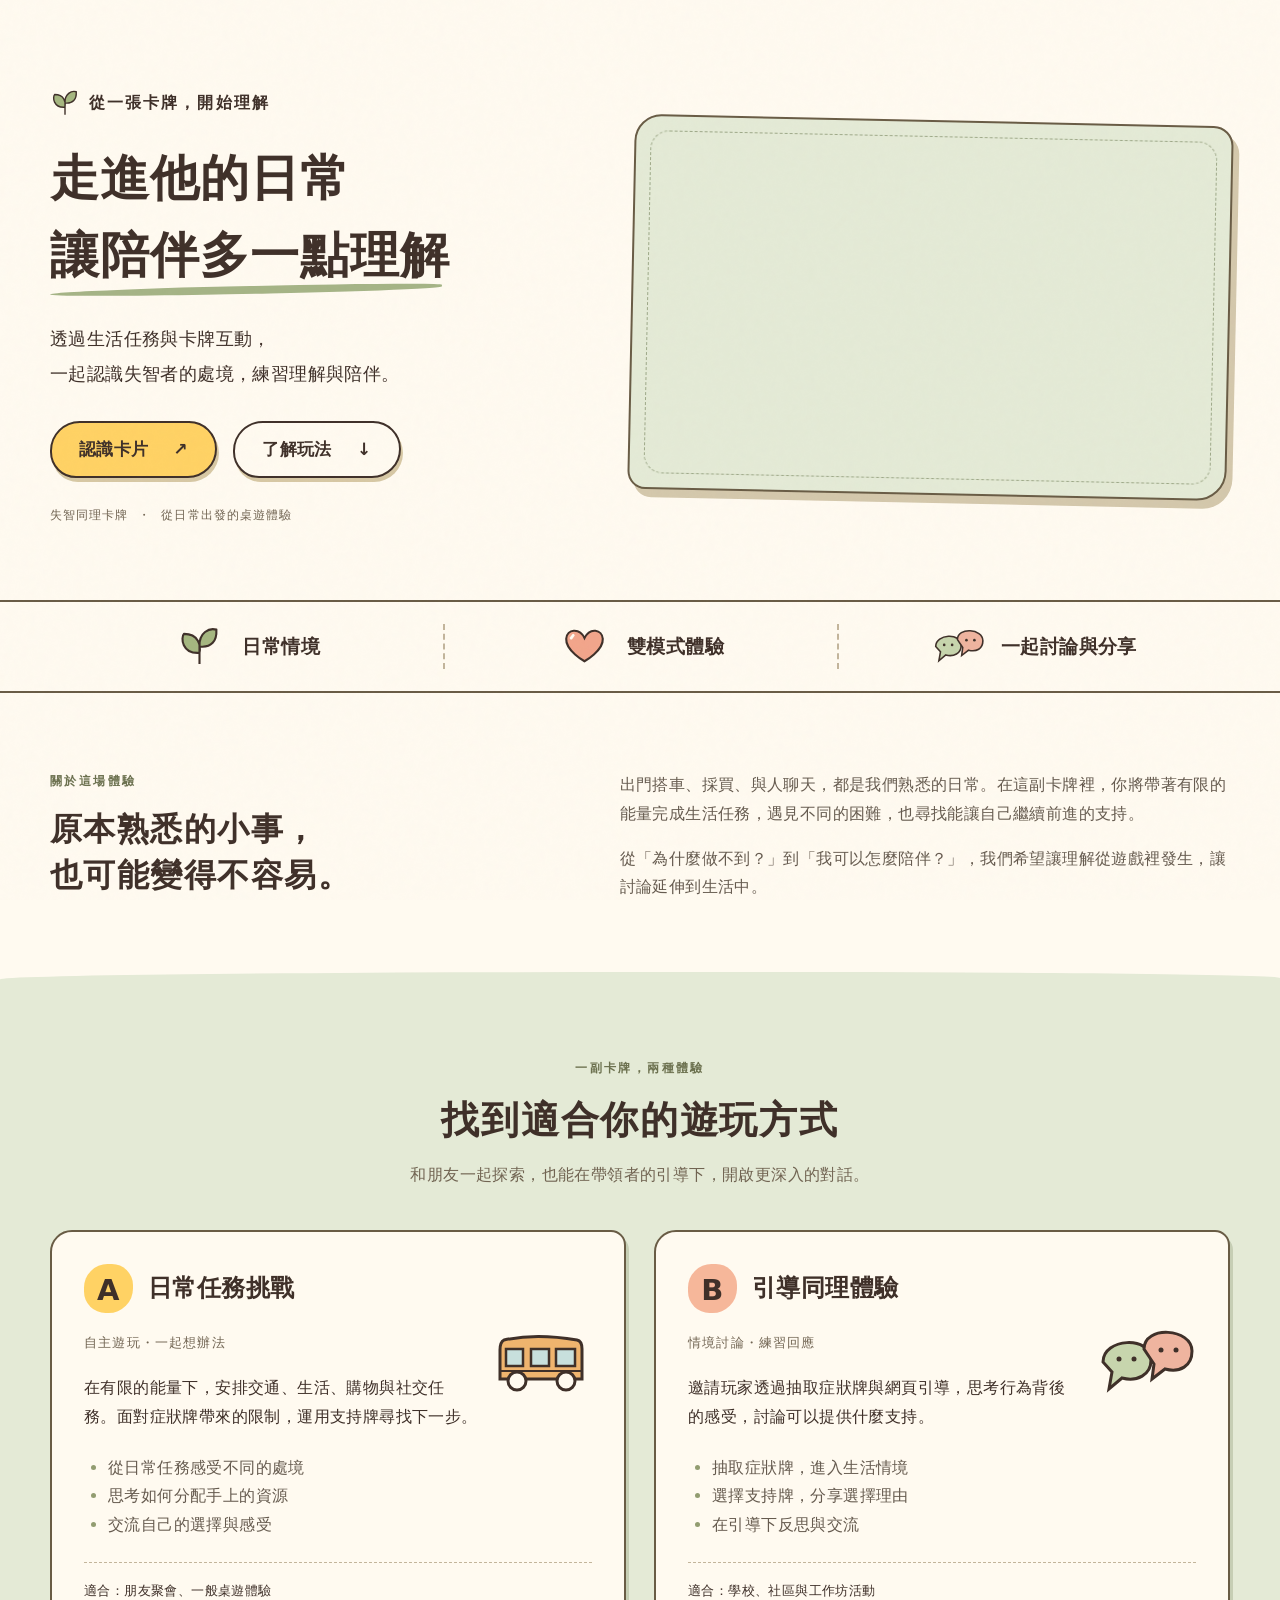
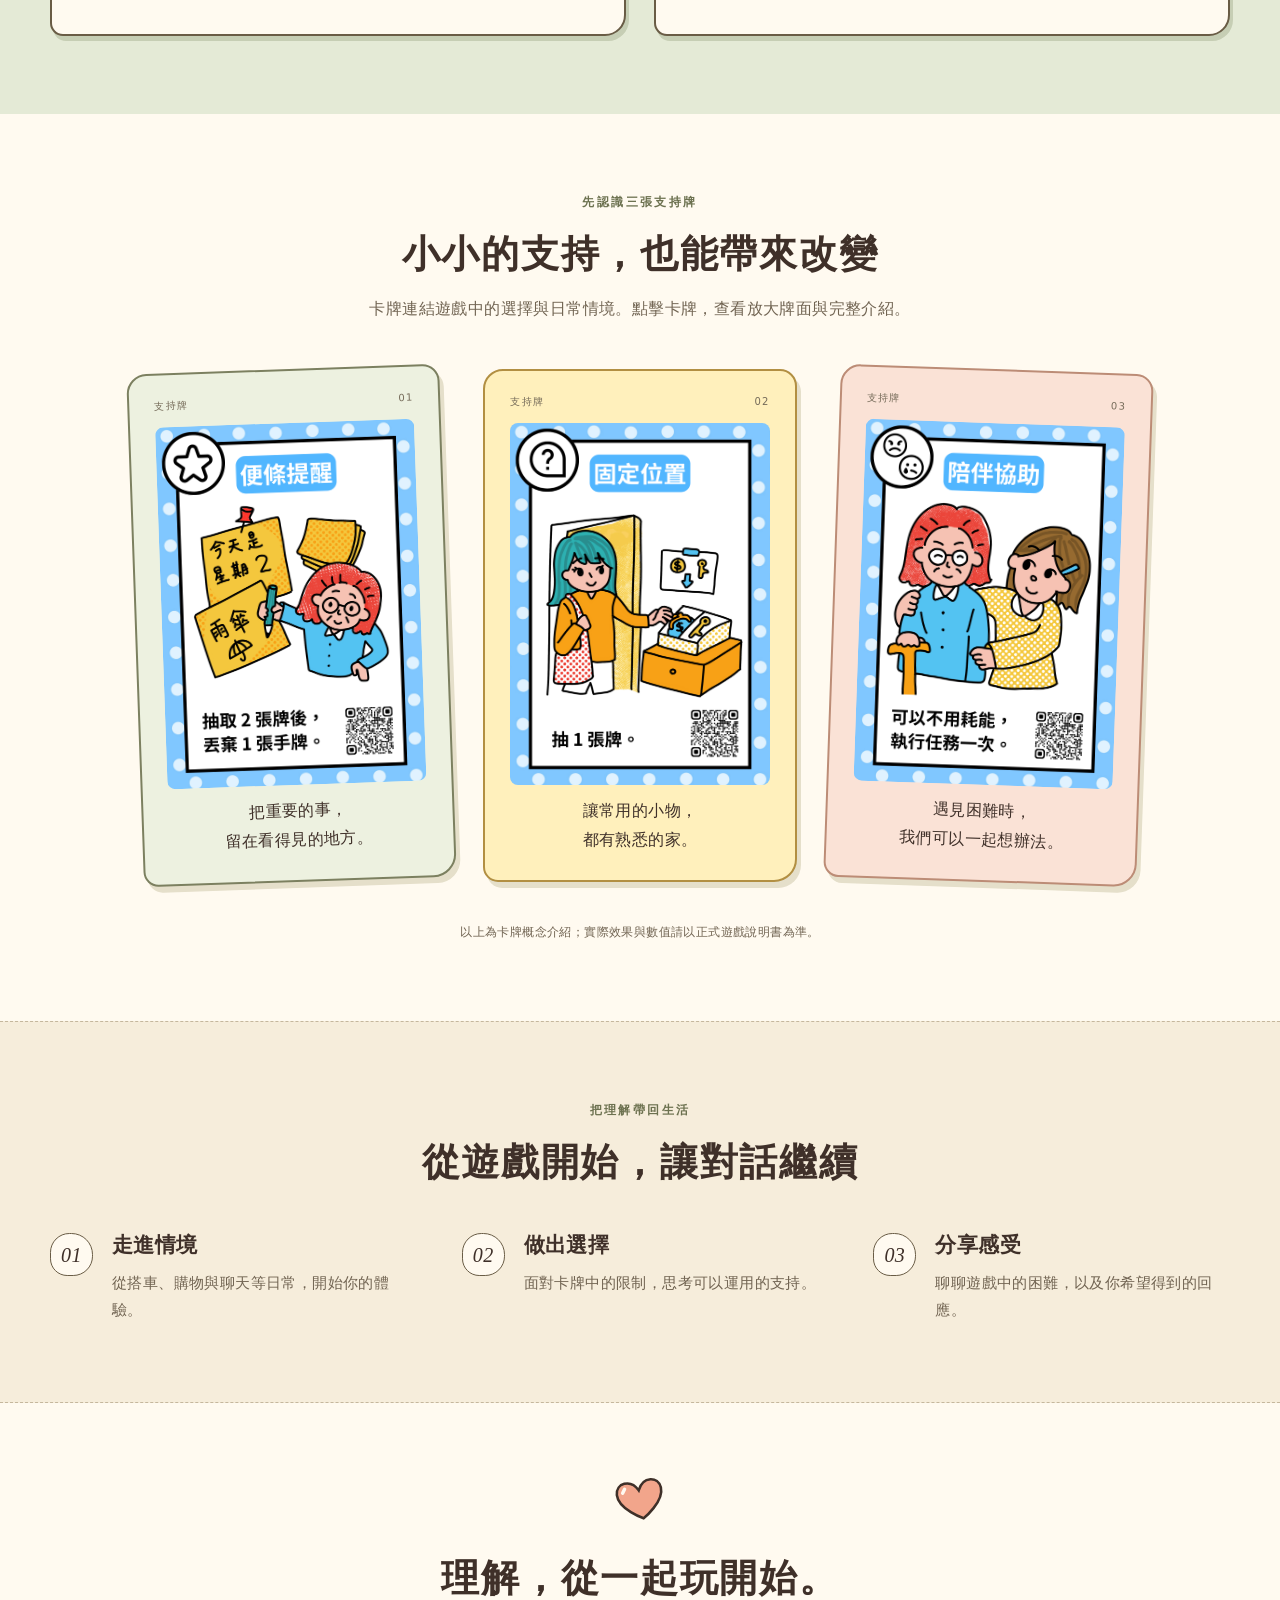
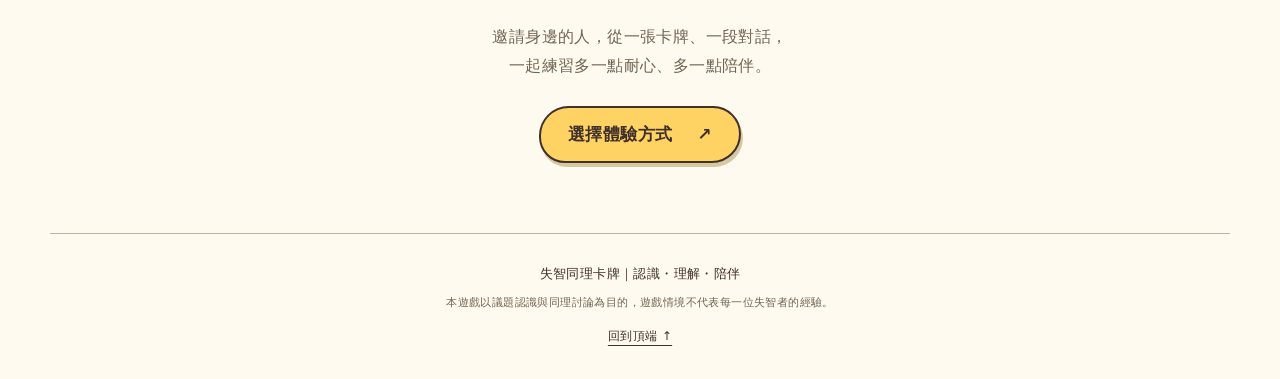
<file: index.html>
<!doctype html>
<html lang="zh-Hant">
<head>
<meta charset="utf-8"><meta name="viewport" content="width=device-width,initial-scale=1">
<meta name="theme-color" content="#fffaf0">
<title>失智同理卡牌｜走進他的日常，讓陪伴多一點理解</title>
<meta name="description" content="從一張卡牌開始，透過日常任務挑戰與引導同理體驗，認識失智者的處境，練習理解與陪伴。">
<link rel="icon" href="assets/sun.svg" type="image/svg+xml">
<link rel="stylesheet" href="styles.css">
<script src="script.js" defer></script>
<script src="cards.js" defer></script>
</head>
<body>
<a class="skip" href="#main">跳至主要內容</a>
<svg class="svg-library" xmlns="http://www.w3.org/2000/svg" aria-hidden="true"><defs>
<symbol id="sprout" viewBox="0 0 64 64"><path d="M32 57V28M32 41C7 43 5 19 10 14c21 0 24 17 22 27ZM32 32C31 12 46 5 56 8c1 16-7 26-24 24Z" fill="#a5b780" stroke="currentColor" stroke-width="3" stroke-linejoin="round"/></symbol>
<symbol id="heart" viewBox="0 0 64 64"><path d="M32 53S5 38 6 21C7 7 25 5 32 20 40 4 57 8 58 21c1 17-26 32-26 32Z" fill="#f2a58b" stroke="currentColor" stroke-width="3"/><path d="m13 20 3-4" fill="none" stroke="#fffaf0" stroke-width="4" stroke-linecap="round"/></symbol>
<symbol id="bus" viewBox="0 0 100 70"><path d="M12 13Q44 6 85 13q5 1 5 9v30H8V23q0-8 4-10Z" fill="#efb46e" stroke="currentColor" stroke-width="3"/><path d="M14 22h17v17H14Zm25 0h18v17H39Zm25 0h19v17H64Z" fill="#c8e0dd" stroke="currentColor" stroke-width="2.5"/><path d="M9 44h80" stroke="currentColor" stroke-width="2"/><circle cx="25" cy="54" r="9" fill="#fffaf0" stroke="currentColor" stroke-width="3"/><circle cx="74" cy="54" r="9" fill="#fffaf0" stroke="currentColor" stroke-width="3"/></symbol>
<symbol id="chat" viewBox="0 0 100 70"><path d="M7 35C7 11 55 8 55 33c0 15-14 22-29 18L13 62l3-17Z" fill="#c7d5ad" stroke="currentColor" stroke-width="3"/><path d="M48 22C48-2 96 1 96 24c0 15-12 22-27 18L56 52l2-15Z" fill="#efb49f" stroke="currentColor" stroke-width="3"/><g fill="currentColor"><circle cx="23" cy="32" r="2.5"/><circle cx="38" cy="32" r="2.5"/><circle cx="65" cy="23" r="2.5"/><circle cx="80" cy="23" r="2.5"/></g></symbol>
<symbol id="note" viewBox="0 0 160 140"><path d="m34 17 100 8-9 103-103-9Z" fill="#f6d76d" stroke="currentColor" stroke-width="3"/><path d="m61 12 49 3-4 19-48-3Z" fill="#fff3cf" opacity=".85"/><circle cx="61" cy="65" r="4"/><circle cx="103" cy="68" r="4"/><path d="M71 81q10 14 20 0M47 101l54 4" fill="none" stroke="currentColor" stroke-width="3" stroke-linecap="round"/><ellipse cx="48" cy="77" rx="9" ry="5" fill="#eda487"/><ellipse cx="115" cy="80" rx="9" ry="5" fill="#eda487"/></symbol>
<symbol id="keys" viewBox="0 0 160 140"><path d="m18 73 62-39 64 30-12 48-57 21-53-31Z" fill="#d8ae80" stroke="currentColor" stroke-width="3"/><path d="m26 75 54-29 55 21-59 36Z" fill="#f5d7ae" stroke="currentColor" stroke-width="2"/><circle cx="75" cy="67" r="15" fill="#fffaf0" stroke="currentColor" stroke-width="3"/><path d="m67 77-22 23 6 6 9-9 6 2 2-7 8-9" fill="#bec6bf" stroke="currentColor" stroke-width="3"/><path d="m92 69-6 22 23 6 6-22-9-12Z" fill="#f6d76d" stroke="currentColor" stroke-width="3"/><circle cx="103" cy="72" r="2"/></symbol>
<symbol id="care" viewBox="0 0 160 140"><path d="m80 58-24-23c-15-21 18-32 24-11 12-21 37-8 24 9Z" fill="#ee9b85" stroke="currentColor" stroke-width="3"/><path d="m17 67 24-8 35 25 17-10 36 8 11 24-39 21-29-3-34-26Z" fill="#f3c3a0" stroke="currentColor" stroke-width="3" stroke-linejoin="round"/><path d="m53 70 18-9 30 15 11 12-8 8-25-13-15 11-10-9 13-12M81 103l18 15M69 110l14 14" fill="none" stroke="currentColor" stroke-width="3" stroke-linecap="round"/><path d="m8 61 23-8 20 49-24 13Zm123 12 22 7-13 42-26-11Z" fill="#a8bb8c" stroke="currentColor" stroke-width="3"/></symbol>
</defs></svg>
<main id="main">
<section class="hero wrap" aria-labelledby="hero-title">
<div class="hero-copy"><p class="eyebrow"><svg><use href="#sprout"/></svg> 從一張卡牌，開始理解</p><h1 id="hero-title">走進他的日常<br><span>讓陪伴多一點理解</span></h1><p class="intro">透過生活任務與卡牌互動，<br class="desktop-break">一起認識失智者的處境，練習理解與陪伴。</p><div class="actions"><a class="button primary" href="cards.html">認識卡片 <span aria-hidden="true">↗</span></a><a class="button" href="#modes">了解玩法 <span aria-hidden="true">↓</span></a></div><p class="hero-note">失智同理卡牌 <span>・</span> 從日常出發的桌遊體驗</p></div>
<figure class="hero-art hero-video">
<div class="hero-video-frame">
<iframe src="https://www.youtube.com/embed/CyK3LC0sglE?rel=0" title="失智同理卡牌介紹影片" allow="accelerometer; autoplay; clipboard-write; encrypted-media; gyroscope; picture-in-picture; web-share" allowfullscreen loading="eager"></iframe>
</div>
</figure>
</section>
<div class="benefit-strip"><div class="wrap benefits"><span><svg><use href="#sprout"/></svg>日常情境</span><span><svg><use href="#heart"/></svg>雙模式體驗</span><span><svg><use href="#chat"/></svg>一起討論與分享</span></div></div>
<section class="story wrap section" aria-labelledby="story-title"><div><p class="eyebrow small">關於這場體驗</p><h2 id="story-title">原本熟悉的小事，<br>也可能變得不容易。</h2></div><div class="story-text"><p>出門搭車、採買、與人聊天，都是我們熟悉的日常。在這副卡牌裡，你將帶著有限的能量完成生活任務，遇見不同的困難，也尋找能讓自己繼續前進的支持。</p><p>從「為什麼做不到？」到「我可以怎麼陪伴？」，我們希望讓理解從遊戲裡發生，讓討論延伸到生活中。</p></div></section>
<section class="modes section" id="modes" aria-labelledby="modes-title"><div class="wrap"><div class="section-heading"><p class="eyebrow small">一副卡牌，兩種體驗</p><h2 id="modes-title">找到適合你的遊玩方式</h2><p>和朋友一起探索，也能在帶領者的引導下，開啟更深入的對話。</p></div><div class="mode-grid"><article class="mode-card"><div class="mode-title"><span class="badge">A</span><h3>日常任務挑戰</h3></div><svg class="mode-illustration"><use href="#bus"/></svg><p class="mode-tag">自主遊玩・一起想辦法</p><p>在有限的能量下，安排交通、生活、購物與社交任務。面對症狀牌帶來的限制，運用支持牌尋找下一步。</p><ul><li>從日常任務感受不同的處境</li><li>思考如何分配手上的資源</li><li>交流自己的選擇與感受</li></ul><p class="for-who">適合：朋友聚會、一般桌遊體驗</p></article><article class="mode-card"><div class="mode-title"><span class="badge peach">B</span><h3>引導同理體驗</h3></div><svg class="mode-illustration"><use href="#chat"/></svg><p class="mode-tag">情境討論・練習回應</p><p>邀請玩家透過抽取症狀牌與網頁引導，思考行為背後的感受，討論可以提供什麼支持。</p><ul><li>抽取症狀牌，進入生活情境</li><li>選擇支持牌，分享選擇理由</li><li>在引導下反思與交流</li></ul><p class="for-who">適合：學校、社區與工作坊活動</p></article></div></div></section>
<section id="cards" class="cards-section wrap section" aria-labelledby="cards-title"><div class="section-heading"><p class="eyebrow small">先認識三張支持牌</p><h2 id="cards-title">小小的支持，也能帶來改變</h2><p>卡牌連結遊戲中的選擇與日常情境。點擊卡牌，查看放大牌面與完整介紹。</p></div><div class="card-grid" id="home-support-cards">
<article class="support-card deck-card sage" data-type="support">
<button class="home-card-trigger" type="button" aria-label="查看支持牌：便條提醒" aria-haspopup="dialog" aria-controls="card-modal"><div class="card-top"><span>支持牌</span><span>01</span></div><img class="card-art" src="assets/cards/support-01.png" alt="便條提醒正式卡牌" loading="lazy" decoding="async"><span class="home-card-caption">把重要的事，<br>留在看得見的地方。</span></button>
<template>
          <button class="card-face sage" type="button" aria-label="查看支持牌：便條提醒">
            <span class="card-top"><b>支持牌</b><i>01</i></span><span class="card-illustration note-art"><img src="assets/cards/support-01.png" alt="" loading="lazy"></span><strong>便條提醒</strong><small>把重要的事，留在看得見的地方。</small><span class="card-tag">社交</span>
          </button>
          <div class="card-info"><p>把行程、地址或提醒寫下來，讓需要記住的事有一個可靠的落腳處。</p><b>理解提示：提示不是催促，而是一起把事情變得容易。</b></div>
        </template>
</article>
<article class="support-card deck-card yellow" data-type="support">
<button class="home-card-trigger" type="button" aria-label="查看支持牌：固定位置" aria-haspopup="dialog" aria-controls="card-modal"><div class="card-top"><span>支持牌</span><span>02</span></div><img class="card-art" src="assets/cards/support-02.png" alt="固定位置正式卡牌" loading="lazy" decoding="async"><span class="home-card-caption">讓常用的小物，<br>都有熟悉的家。</span></button>
<template>
          <button class="card-face yellow" type="button" aria-label="查看支持牌：固定位置">
            <span class="card-top"><b>支持牌</b><i>02</i></span><span class="card-illustration home-art"><img src="assets/cards/support-02.png" alt="" loading="lazy"></span><strong>固定位置</strong><small>讓常用的小物，都有熟悉的家。</small><span class="card-tag">生活</span>
          </button>
          <div class="card-info"><p>把鑰匙、錢包等常用物品放在固定位置，降低尋找與重新判斷的負擔。</p><b>理解提示：熟悉的環境，能替記憶保留一點力氣。</b></div>
        </template>
</article>
<article class="support-card deck-card pink" data-type="support">
<button class="home-card-trigger" type="button" aria-label="查看支持牌：陪伴協助" aria-haspopup="dialog" aria-controls="card-modal"><div class="card-top"><span>支持牌</span><span>03</span></div><img class="card-art" src="assets/cards/support-10.png" alt="陪伴協助正式卡牌" loading="lazy" decoding="async"><span class="home-card-caption">遇見困難時，<br>我們可以一起想辦法。</span></button>
<template>
          <button class="card-face pink" type="button" aria-label="查看支持牌：陪伴協助">
            <span class="card-top"><b>支持牌</b><i>10</i></span><span class="card-illustration heart-art"><img src="assets/cards/support-10.png" alt="" loading="lazy"></span><strong>陪伴協助</strong><small>遇見困難時，我們一起想辦法。</small><span class="card-tag">社交</span>
          </button>
          <div class="card-info"><p>邀請熟悉的人一起完成任務，先理解需要，再提供剛好的協助。</p><b>理解提示：比起催促，先問一句「我可以陪你嗎？」</b></div>
        </template>
</article>
</div><p class="section-note">以上為卡牌概念介紹；實際效果與數值請以正式遊戲說明書為準。</p></section>
<section class="journey section" aria-labelledby="journey-title"><div class="wrap"><div class="section-heading"><p class="eyebrow small">把理解帶回生活</p><h2 id="journey-title">從遊戲開始，讓對話繼續</h2></div><ol class="steps"><li><span class="step-number">01</span><h3>走進情境</h3><p>從搭車、購物與聊天等日常，開始你的體驗。</p></li><li><span class="step-number">02</span><h3>做出選擇</h3><p>面對卡牌中的限制，思考可以運用的支持。</p></li><li><span class="step-number">03</span><h3>分享感受</h3><p>聊聊遊戲中的困難，以及你希望得到的回應。</p></li></ol></div></section>
<section class="closing wrap section"><svg aria-hidden="true"><use href="#heart"/></svg><h2>理解，從一起玩開始。</h2><p>邀請身邊的人，從一張卡牌、一段對話，<br>一起練習多一點耐心、多一點陪伴。</p><a class="button primary" href="https://sites.google.com/view/iduc/%E9%81%8A%E6%88%B2%E8%A6%8F%E5%89%87%E4%BB%8B%E7%B4%B9?authuser=0" target="_blank" rel="noopener noreferrer" aria-label="選擇體驗方式：前往遊戲規則介紹（另開分頁）">選擇體驗方式 <span aria-hidden="true">↗</span></a></section>
</main>
<footer class="wrap"><span>失智同理卡牌｜認識・理解・陪伴</span><p>本遊戲以議題認識與同理討論為目的，遊戲情境不代表每一位失智者的經驗。</p><a href="#main">回到頂端 ↑</a></footer>
  <div class="card-modal" id="card-modal" hidden>
    <div class="modal-backdrop" data-close-modal></div>
    <div class="modal-dialog" role="dialog" aria-modal="true" aria-labelledby="modal-title">
      <button class="modal-close" type="button" aria-label="關閉卡牌介紹" data-close-modal>×</button>
      <div class="modal-layout">
        <div class="modal-stage" id="modal-stage" aria-label="可拖曳觀看角度的卡牌預覽"></div>
        <div class="modal-copy"><p class="eyebrow small" id="modal-type"></p><h2 id="modal-title"></h2><p id="modal-description"></p><div class="modal-tip"><span>✦</span><p id="modal-tip"></p></div><p class="modal-hint">按住卡片並左右拖動，看看反光變化</p></div>
      </div>
    </div>
  </div>
</body></html>
</file>
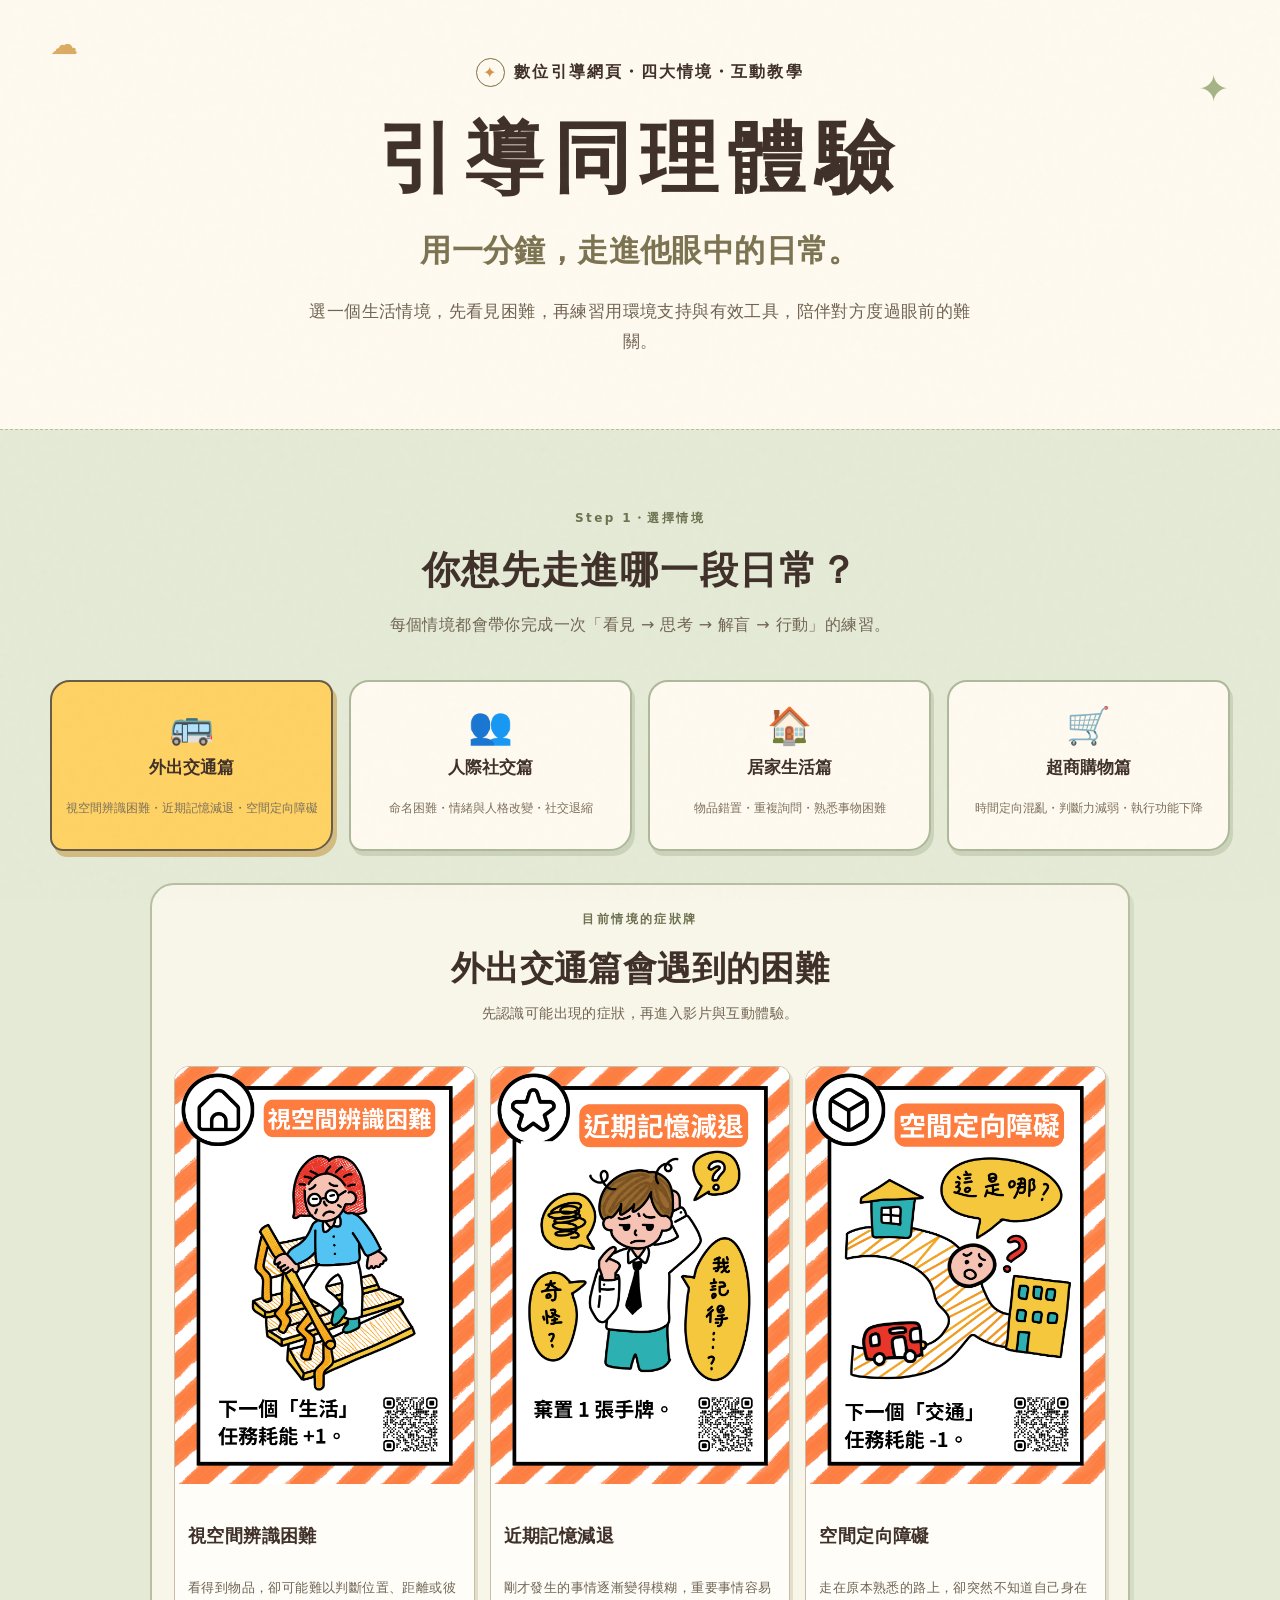
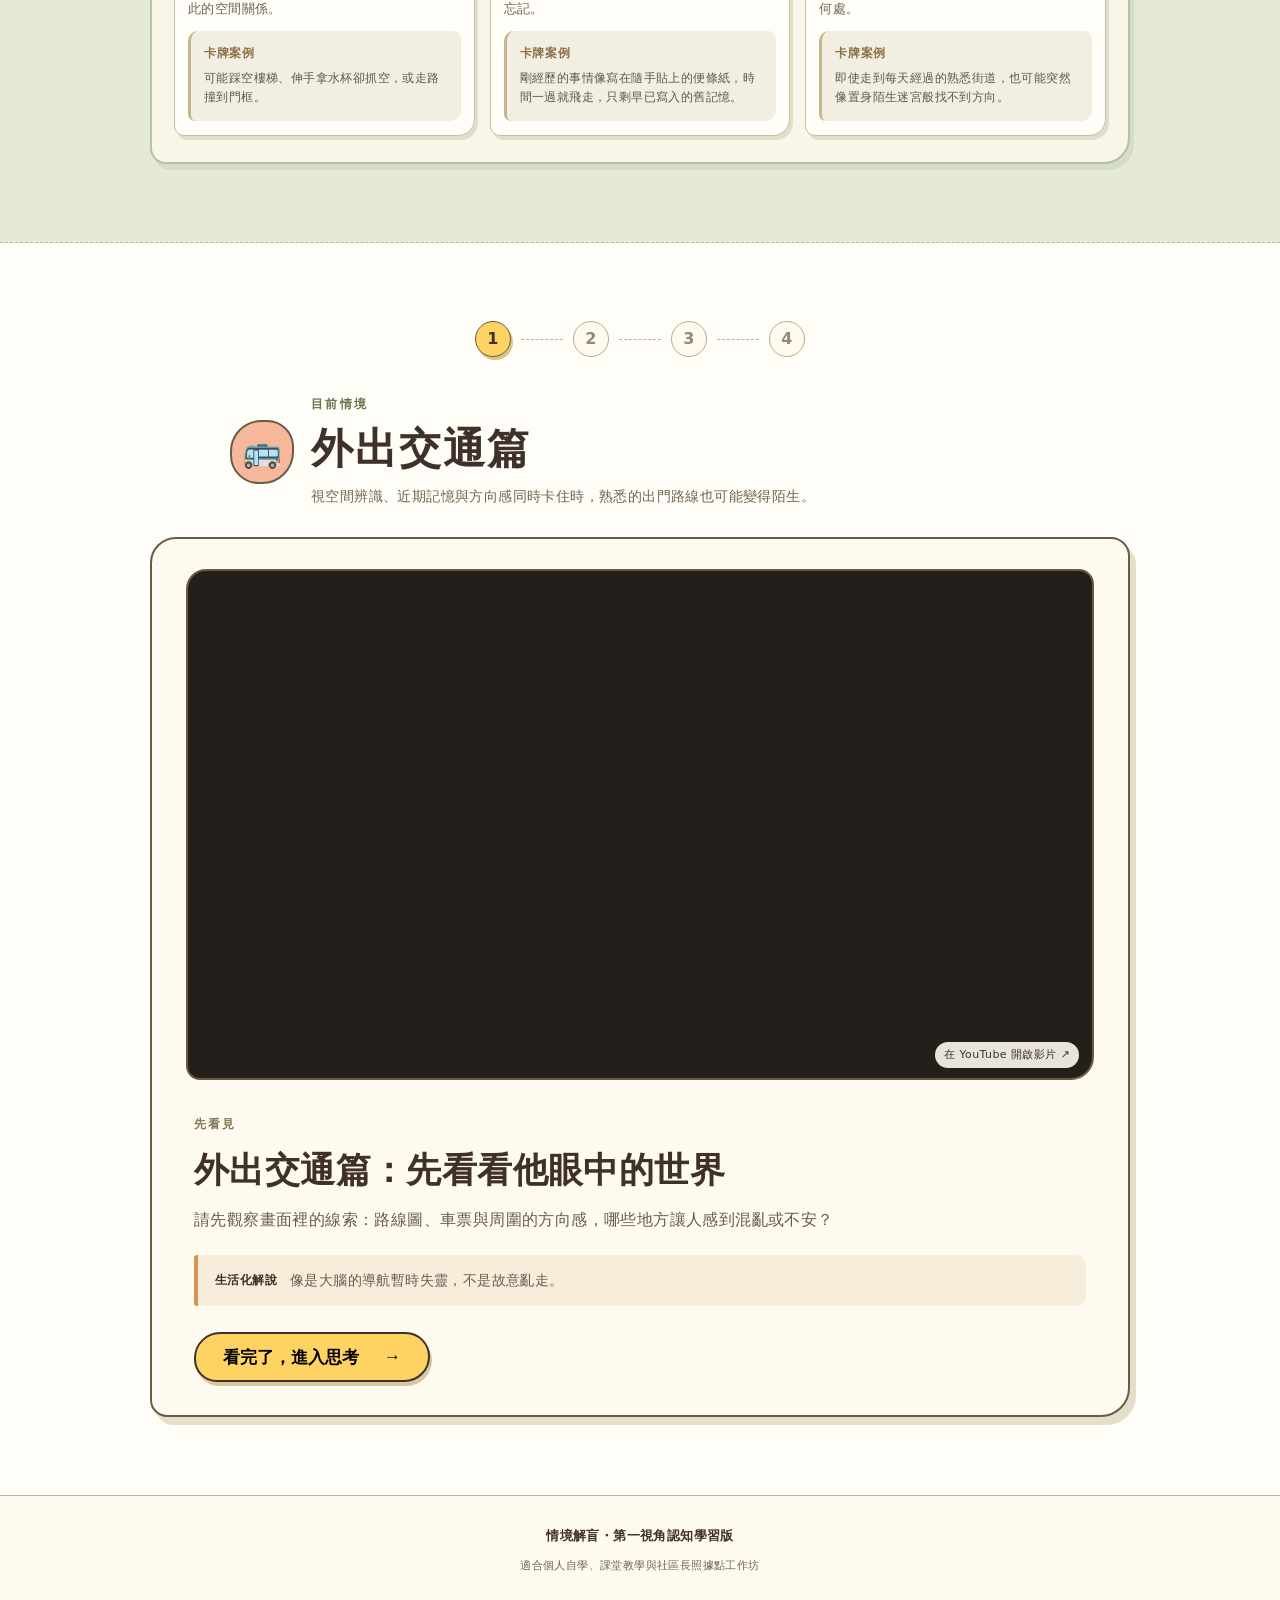
<file: b-mode.html>
<!doctype html>
<html lang="zh-Hant">
<head>
<meta charset="utf-8"><meta name="viewport" content="width=device-width,initial-scale=1">
<title>情境解盲｜第一視角認知學習版</title>
<meta name="description" content="透過四大生活情境、第一視角影片與支持牌互動，練習理解失智者的日常障礙。">
<link rel="icon" href="assets/sun.svg" type="image/svg+xml">
<link rel="stylesheet" href="styles.css">
<link rel="stylesheet" href="b-mode.css">
<script src="b-mode.js" defer></script>
</head>
<body class="b-mode-page">
<a class="skip" href="#main">跳至主要內容</a>
<main id="main">
  <section class="b-hero wrap" aria-labelledby="b-title">
    <p class="eyebrow"><span class="tiny-sun" aria-hidden="true">✦</span> 數位引導網頁・四大情境・互動教學</p>
    <h1 id="b-title">引導同理體驗</h1>
    <p class="b-hero-sub">用一分鐘，走進他眼中的日常。</p>
    <p class="b-hero-lede">選一個生活情境，先看見困難，再練習用環境支持與有效工具，陪伴對方度過眼前的難關。</p>
    <div class="b-hero-doodle" aria-hidden="true"><span>☁</span><span>✦</span></div>
  </section>

  <section class="b-start-section section" aria-labelledby="scenario-heading">
    <div class="wrap">
      <div class="section-heading">
        <p class="eyebrow small">Step 1・選擇情境</p>
        <h2 id="scenario-heading">你想先走進哪一段日常？</h2>
        <p>每個情境都會帶你完成一次「看見 → 思考 → 解盲 → 行動」的練習。</p>
      </div>
      <div class="b-scenario-picker" role="tablist" aria-label="選擇生活情境">
        <button class="b-scenario-card is-active" type="button" role="tab" aria-selected="true" data-scenario="transport"><span class="b-scenario-icon">🚌</span><strong>外出交通篇</strong><small>視空間辨識困難・近期記憶減退・空間定向障礙</small></button>
        <button class="b-scenario-card" type="button" role="tab" aria-selected="false" data-scenario="social"><span class="b-scenario-icon">👥</span><strong>人際社交篇</strong><small>命名困難・情緒與人格改變・社交退縮</small></button>
        <button class="b-scenario-card" type="button" role="tab" aria-selected="false" data-scenario="home"><span class="b-scenario-icon">🏠</span><strong>居家生活篇</strong><small>物品錯置・重複詢問・熟悉事物困難</small></button>
        <button class="b-scenario-card" type="button" role="tab" aria-selected="false" data-scenario="shop"><span class="b-scenario-icon">🛒</span><strong>超商購物篇</strong><small>時間定向混亂・判斷力減弱・執行功能下降</small></button>
      </div>
      <div class="b-symptom-panel" id="symptom-panel" aria-live="polite" aria-labelledby="symptom-heading">
        <div class="section-heading">
          <p class="eyebrow small">目前情境的症狀牌</p>
          <h3 id="symptom-heading">外出交通篇會遇到的困難</h3>
          <p>先認識可能出現的症狀，再進入影片與互動體驗。</p>
        </div>
        <div class="b-symptom-grid" id="symptom-cards"></div>
      </div>
    </div>
  </section>

  <section class="b-experience-section section" aria-labelledby="experience-heading">
    <div class="wrap">
      <div class="b-progress" aria-label="互動進度"><span class="is-current">1</span><i></i><span>2</span><i></i><span>3</span><i></i><span>4</span></div>
      <div class="b-scenario-head"><span class="b-current-icon" aria-hidden="true">🚌</span><div><p class="eyebrow small">目前情境</p><h2 id="experience-heading">外出交通篇</h2><p id="scenario-summary">視空間辨識、近期記憶與方向感同時卡住時，熟悉的出門路線也可能變得陌生。</p></div></div>

      <div class="b-stage-card" id="stage-video">
        <div class="b-stage-media b-stage-media-video" id="scenario-video" aria-label="外出交通篇第一視角情境影片"><iframe src="https://www.youtube.com/embed/6k_PMNWDBLY" title="外出交通篇第一視角情境影片" loading="lazy" allow="accelerometer; autoplay; clipboard-write; encrypted-media; gyroscope; picture-in-picture; web-share" allowfullscreen></iframe><a class="video-fallback-link" href="https://youtube.com/shorts/6k_PMNWDBLY" target="_blank" rel="noopener">在 YouTube 開啟影片 ↗</a><div class="video-coming-soon" hidden><span aria-hidden="true">✦</span><strong>影片建構中</strong><small>這個情境的第一視角影片準備中，敬請期待。</small></div></div>
        <div class="b-stage-copy"><span class="stage-label">先看見</span><h3>如果熟悉的路突然不熟悉了？</h3><p id="scene-prompt">請先觀察畫面裡的線索：路線圖、車票與周圍的方向感，哪些地方讓人感到混亂或不安？</p><div class="b-life-explain"><b>生活化解說</b><span id="scene-metaphor">像是大腦的導航暫時失靈，不是故意亂走。</span></div><button class="button primary b-next" type="button" data-next="think">看完了，進入思考 <span aria-hidden="true">→</span></button></div>
      </div>

      <div class="b-stage-card b-think-card" id="stage-think" hidden>
        <div class="b-think-copy"><span class="stage-label">Step 2・情境換位</span><h3>如果你是陪伴者，會先做什麼？</h3><p id="think-question">看完影片後請想一想：當長輩突然迷路或走錯方向，我們的第一反應是否容易責怪他「沒看路」或「亂跑」？</p><div class="timer-box" aria-live="polite"><span class="timer-icon">⏱</span><strong id="timer">01:00</strong><small>留一分鐘想一想，再選一張最想先使用的支持牌。</small></div><div class="choice-heading"><span>請選出一張</span><small id="choice-status">尚未選擇</small></div><div class="support-choices" id="support-choices" role="group" aria-label="支持牌選項"></div><button class="button primary b-next" id="reveal-button" type="button" data-next="reveal" disabled>進入好牌對策 <span aria-hidden="true">→</span></button></div>
      </div>

      <div class="b-stage-card b-reveal-card" id="stage-reveal" hidden>
        <div class="b-reveal-intro"><span class="stage-label">Step 3・翻牌解盲</span><h3>這張好牌可以怎麼幫上忙？</h3><p>你選的支持牌，能把眼前的困難變成更容易完成的下一步。</p></div><div class="selected-card-result" id="selected-card-result"></div><button class="button primary b-next" type="button" data-next="summary">我知道了，進入行動總結 <span aria-hidden="true">→</span></button>
      </div>

      <div class="b-stage-card b-summary-card" id="stage-summary" hidden>
        <div class="summary-sparkle" aria-hidden="true">✦</div><span class="stage-label">Step 4・總結引導</span><h3>把理解，帶回下一次相遇</h3><p id="summary-text">改變環境配置與溝通方式，遠比要求長輩努力記住更有用。</p><div class="action-note"><b>今天可以試著這樣做</b><p id="summary-action">先陪伴、再提供簡單明確的路線提示；把支持放在容易拿到的地方。</p></div><div class="summary-actions"><button class="button primary" type="button" id="restart-button">再體驗一次 <span aria-hidden="true">↻</span></button><a class="button" href="#scenario-heading">換一個情境 <span aria-hidden="true">↓</span></a></div></div>
    </div>
  </section>

</main>
<footer><div class="wrap"><strong>情境解盲・第一視角認知學習版</strong><p>適合個人自學、課堂教學與社區長照據點工作坊</p></div></footer>
</body>
</html>
</file>
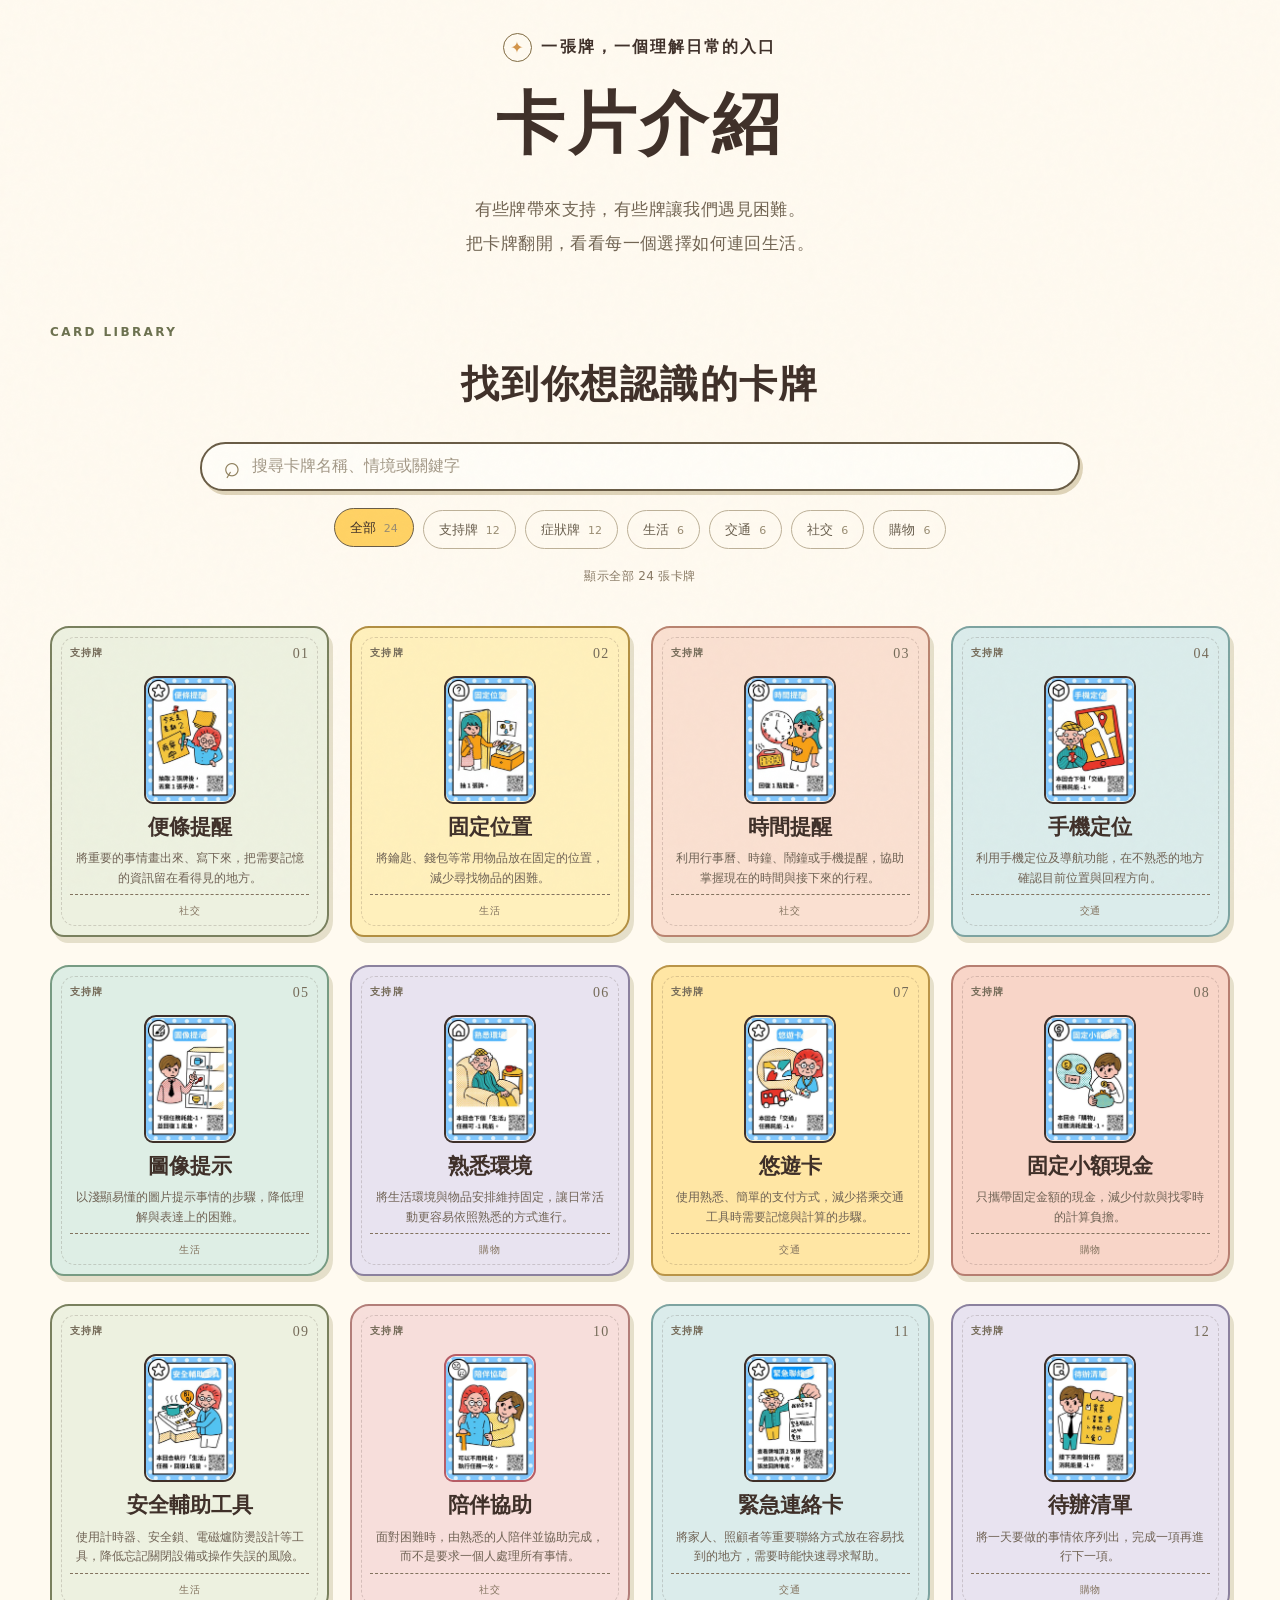
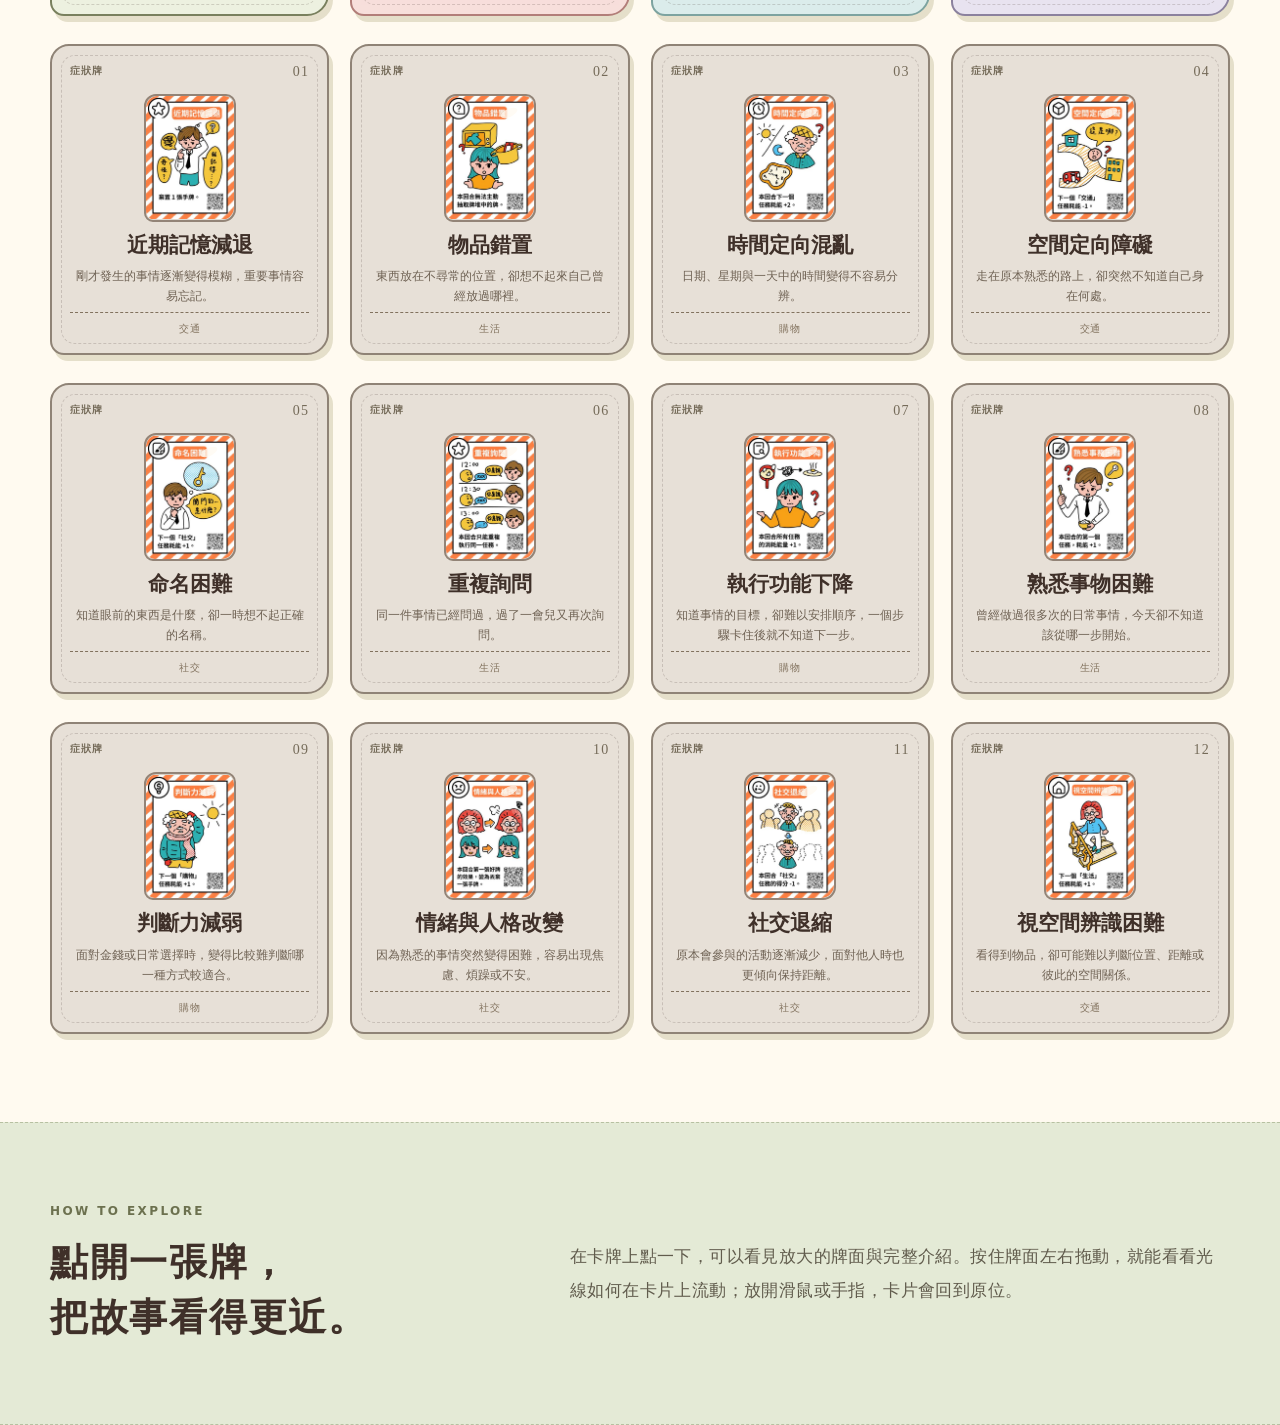
<file: cards.html>
<!doctype html>
<html lang="zh-Hant">
<head>
  <meta charset="utf-8">
  <meta name="viewport" content="width=device-width,initial-scale=1">
  <meta name="theme-color" content="#fffaf0">
  <title>卡片介紹｜失智同理卡牌</title>
  <meta name="description" content="瀏覽失智同理卡牌的支持牌與症狀牌，點擊卡片查看放大圖、遊戲效果與理解提示。">
  <link rel="icon" href="assets/sun.svg" type="image/svg+xml">
  <link rel="stylesheet" href="styles.css">
  <script src="script.js" defer></script>
  <script src="cards.js" defer></script>
</head>
<body class="cards-page">
  <a class="skip" href="#cards-main">跳至主要內容</a>
  <main id="cards-main">
    <header class="cards-hero wrap">

      <p class="eyebrow"><span class="tiny-sun" aria-hidden="true">✦</span> 一張牌，一個理解日常的入口</p>
      <h1>卡片介紹</h1>
      <p class="cards-lede">有些牌帶來支持，有些牌讓我們遇見困難。<br>把卡牌翻開，看看每一個選擇如何連回生活。</p>
    </header>

    <section class="card-library wrap" aria-labelledby="library-title">
      <div class="library-heading">
        <p class="eyebrow small">CARD LIBRARY</p>
        <h2 id="library-title">找到你想認識的卡牌</h2>
      </div>
      <div class="card-search" role="search">
        <label class="search-box">
          <span aria-hidden="true">⌕</span>
          <input id="card-search" type="search" placeholder="搜尋卡牌名稱、情境或關鍵字" autocomplete="off">
          <button id="clear-search" type="button" aria-label="清除搜尋" hidden>×</button>
        </label>
        <div class="filter-row" aria-label="卡牌分類">
          <button class="filter-chip is-active" type="button" data-filter="all">全部 <span>24</span></button>
          <button class="filter-chip" type="button" data-filter="support">支持牌 <span>12</span></button>
          <button class="filter-chip" type="button" data-filter="symptom">症狀牌 <span>12</span></button>
          <button class="filter-chip" type="button" data-filter="生活">生活 <span>6</span></button>
          <button class="filter-chip" type="button" data-filter="交通">交通 <span>6</span></button>
          <button class="filter-chip" type="button" data-filter="社交">社交 <span>6</span></button>
          <button class="filter-chip" type="button" data-filter="購物">購物 <span>6</span></button>
        </div>
        <p class="result-count" id="result-count" aria-live="polite">顯示全部 24 張卡牌</p>
      </div>
      <div class="cards-grid" id="cards-grid">
        <article class="deck-card support" data-type="support" data-tags="社交">
          <button class="card-face sage" type="button" aria-label="查看支持牌：便條提醒">
            <span class="card-top"><b>支持牌</b><i>01</i></span><span class="card-illustration note-art"><img src="assets/cards/thumbs/support-01.jpg" data-full="assets/cards/support-01.png" alt="" loading="lazy"></span><strong>便條提醒</strong><small>將重要的事情畫出來、寫下來，把需要記憶的資訊留在看得見的地方。</small><span class="card-tag">社交</span>
          </button>
          <div class="card-info"><p class="detail-description">將重要的事情畫出來、寫下來，把需要記憶的資訊留在看得見的地方。</p><p class="detail-context">在冰箱、玄關等常經過的視線平視處，放上醒目的便利貼或圖示。</p><p class="detail-example">用粗筆寫大字或搭配簡單手繪圖示，單張只寫一件事；反覆詢問時，溫和引導看便條紙確認。</p><b>理解提示：提示不是催促，而是一起把事情變得容易。</b></div>
        </article>
        <article class="deck-card support" data-type="support" data-tags="生活">
          <button class="card-face yellow" type="button" aria-label="查看支持牌：固定位置">
            <span class="card-top"><b>支持牌</b><i>02</i></span><span class="card-illustration home-art"><img src="assets/cards/thumbs/support-02.jpg" data-full="assets/cards/support-02.png" alt="" loading="lazy"></span><strong>固定位置</strong><small>將鑰匙、錢包等常用物品放在固定的位置，減少尋找物品的困難。</small><span class="card-tag">生活</span>
          </button>
          <div class="card-info"><p class="detail-description">將鑰匙、錢包等常用物品放在固定的位置，減少尋找物品的困難。</p><p class="detail-context">大腦需要固定線索來降低尋找與重新判斷的負擔。</p><p class="detail-example">在玄關鞋櫃或客廳桌上放固定顏色的托盤或收納盒，每次返家引導直接放入。</p><b>理解提示：熟悉的環境，能替記憶保留一點力氣。</b></div>
        </article>
        <article class="deck-card support" data-type="support" data-tags="社交">
          <button class="card-face peach" type="button" aria-label="查看支持牌：時間提醒">
            <span class="card-top"><b>支持牌</b><i>03</i></span><span class="card-illustration clock-art"><img src="assets/cards/thumbs/support-03.jpg" data-full="assets/cards/support-03.png" alt="" loading="lazy"></span><strong>時間提醒</strong><small>利用行事曆、時鐘、鬧鐘或手機提醒，協助掌握現在的時間與接下來的行程。</small><span class="card-tag">社交</span>
          </button>
          <div class="card-info"><p class="detail-description">利用行事曆、時鐘、鬧鐘或手機提醒，協助掌握現在的時間與接下來的行程。</p><p class="detail-context">把提醒設定成具體動作，例如「吃早藥」，並搭配容易辨認的聲音。</p><p class="detail-example">客廳與臥室擺放顯示年月日星期與時間的大數字電子鐘，手機設定吃藥或出門鬧鐘。</p><b>理解提示：提前知道，能讓心裡多一點準備。</b></div>
        </article>
        <article class="deck-card support" data-type="support" data-tags="交通">
          <button class="card-face sky" type="button" aria-label="查看支持牌：手機定位">
            <span class="card-top"><b>支持牌</b><i>04</i></span><span class="card-illustration phone-art"><img src="assets/cards/thumbs/support-04.jpg" data-full="assets/cards/support-04.png" alt="" loading="lazy"></span><strong>手機定位</strong><small>利用手機定位及導航功能，在不熟悉的地方確認目前位置與回程方向。</small><span class="card-tag">交通</span>
          </button>
          <div class="card-info"><p class="detail-description">利用手機定位及導航功能，在不熟悉的地方確認目前位置與回程方向。</p><p class="detail-context">事先與個案溝通並取得同意，再使用家人共享定位或安全生活範圍。</p><p class="detail-example">將防走失定位器縫在常穿外套內裡或掛在隨身包上，離開生活圈時通知家屬。</p><b>理解提示：工具的目的是安心，不是監控。</b></div>
        </article>
        <article class="deck-card support" data-type="support" data-tags="生活">
          <button class="card-face mint" type="button" aria-label="查看支持牌：圖像提示">
            <span class="card-top"><b>支持牌</b><i>05</i></span><span class="card-illustration picture-art"><img src="assets/cards/thumbs/support-05.jpg" data-full="assets/cards/support-05.png" alt="" loading="lazy"></span><strong>圖像提示</strong><small>以淺顯易懂的圖片提示事情的步驟，降低理解與表達上的困難。</small><span class="card-tag">生活</span>
          </button>
          <div class="card-info"><p class="detail-description">以淺顯易懂的圖片提示事情的步驟，降低理解與表達上的困難。</p><p class="detail-context">在櫥櫃、衣櫃與抽屜外側張貼對應內容物的照片或彩色圖卡。</p><p class="detail-example">在門口張貼大尺寸、對比鮮明的標誌，常用家電旁張貼「1-2-3 操作步驟圖」。</p><b>理解提示：每個人都有自己最容易理解的線索。</b></div>
        </article>
        <article class="deck-card support" data-type="support" data-tags="購物">
          <button class="card-face lavender" type="button" aria-label="查看支持牌：熟悉環境">
            <span class="card-top"><b>支持牌</b><i>06</i></span><span class="card-illustration tree-art"><img src="assets/cards/thumbs/support-06.jpg" data-full="assets/cards/support-06.png" alt="" loading="lazy"></span><strong>熟悉環境</strong><small>將生活環境與物品安排維持固定，讓日常活動更容易依照熟悉的方式進行。</small><span class="card-tag">購物</span>
          </button>
          <div class="card-info"><p class="detail-description">將生活環境與物品安排維持固定，讓日常活動更容易依照熟悉的方式進行。</p><p class="detail-context">家具、動線與常用物品盡量維持原樣，減少突然改變帶來的不安。</p><p class="detail-example">固定走熟悉的街廓並避開尖峰時段，提前向常去的店家說明狀況。</p><b>理解提示：穩定不是停滯，而是讓人放心探索。</b></div>
        </article>
        <article class="deck-card support" data-type="support" data-tags="交通">
          <button class="card-face gold" type="button" aria-label="查看支持牌：悠遊卡">
            <span class="card-top"><b>支持牌</b><i>07</i></span><span class="card-illustration transit-art"><img src="assets/cards/thumbs/support-07.jpg" data-full="assets/cards/support-07.png" alt="" loading="lazy"></span><strong>悠遊卡</strong><small>使用熟悉、簡單的支付方式，減少搭乘交通工具時需要記憶與計算的步驟。</small><span class="card-tag">交通</span>
          </button>
          <div class="card-info"><p class="detail-description">使用熟悉、簡單的支付方式，減少搭乘交通工具時需要記憶與計算的步驟。</p><p class="detail-context">選擇具自動加值功能的悠遊聯名卡或敬老卡，省去手動儲值。</p><p class="detail-example">搭車或超商結帳只需「嗶」一聲，並用防掉伸縮拉繩固定卡片。</p><b>理解提示：把步驟變少，也是一種支持。</b></div>
        </article>
        <article class="deck-card support" data-type="support" data-tags="購物">
          <button class="card-face coral" type="button" aria-label="查看支持牌：固定小額現金">
            <span class="card-top"><b>支持牌</b><i>08</i></span><span class="card-illustration coin-art"><img src="assets/cards/thumbs/support-08.jpg" data-full="assets/cards/support-08.png" alt="" loading="lazy"></span><strong>固定小額現金</strong><small>只攜帶固定金額的現金，減少付款與找零時的計算負擔。</small><span class="card-tag">購物</span>
          </button>
          <div class="card-info"><p class="detail-description">只攜帶固定金額的現金，減少付款與找零時的計算負擔。</p><p class="detail-context">每天只放入少量鈔票與零錢，大額金錢由家人保管。</p><p class="detail-example">鼓勵個案自己拿錢付款，萬一遺失或算錯，也能將損失控制在安心範圍內。</p><b>理解提示：設計好的選擇，能保留更多自主。</b></div>
        </article>
        <article class="deck-card support" data-type="support" data-tags="生活">
          <button class="card-face sage" type="button" aria-label="查看支持牌：安全輔助工具">
            <span class="card-top"><b>支持牌</b><i>09</i></span><span class="card-illustration shield-art"><img src="assets/cards/thumbs/support-09.jpg" data-full="assets/cards/support-09.png" alt="" loading="lazy"></span><strong>安全輔助工具</strong><small>使用計時器、安全鎖、電磁爐防燙設計等工具，降低忘記關閉設備或操作失誤的風險。</small><span class="card-tag">生活</span>
          </button>
          <div class="card-info"><p class="detail-description">使用計時器、安全鎖、電磁爐防燙設計等工具，降低忘記關閉設備或操作失誤的風險。</p><p class="detail-context">瓦斯爐可加裝防乾燒裝置，或改用具定時斷電功能的電磁爐。</p><p class="detail-example">煮水或熱菜時同步啟動大聲響計時器；浴室鋪止滑墊並加裝扶手。</p><b>理解提示：輔助不是限制，而是讓人繼續做想做的事。</b></div>
        </article>
        <article class="deck-card support" data-type="support" data-tags="社交">
          <button class="card-face pink" type="button" aria-label="查看支持牌：陪伴協助">
            <span class="card-top"><b>支持牌</b><i>10</i></span><span class="card-illustration heart-art"><img src="assets/cards/thumbs/support-10.jpg" data-full="assets/cards/support-10.png" alt="" loading="lazy"></span><strong>陪伴協助</strong><small>面對困難時，由熟悉的人陪伴並協助完成，而不是要求一個人處理所有事情。</small><span class="card-tag">社交</span>
          </button>
          <div class="card-info"><p class="detail-description">面對困難時，由熟悉的人陪伴並協助完成，而不是要求一個人處理所有事情。</p><p class="detail-context">採「在旁陪伴、適時提示」原則，不直接代替個案完成任務。</p><p class="detail-example">對話時維持一對一、放慢速度、一次只講一個重點，多用鼓勵代替催促。</p><b>理解提示：比起催促，先問一句「我可以陪你嗎？」</b></div>
        </article>
        <article class="deck-card support" data-type="support" data-tags="交通">
          <button class="card-face sky" type="button" aria-label="查看支持牌：緊急連絡卡">
            <span class="card-top"><b>支持牌</b><i>11</i></span><span class="card-illustration contact-art"><img src="assets/cards/thumbs/support-11.jpg" data-full="assets/cards/support-11.png" alt="" loading="lazy"></span><strong>緊急連絡卡</strong><small>將家人、照顧者等重要聯絡方式放在容易找到的地方，需要時能快速尋求幫助。</small><span class="card-tag">交通</span>
          </button>
          <div class="card-info"><p class="detail-description">將家人、照顧者等重要聯絡方式放在容易找到的地方，需要時能快速尋求幫助。</p><p class="detail-context">製作護照大小的防水資訊卡，寫明姓名、緊急聯絡人電話與病況簡述。</p><p class="detail-example">可放置在手機桌布、皮夾第一層透明格或隨身小包最外側，方便熱心民眾協尋。</p><b>理解提示：事先準備，是給未來的自己一個擁抱。</b></div>
        </article>
        <article class="deck-card support" data-type="support" data-tags="購物">
          <button class="card-face lavender" type="button" aria-label="查看支持牌：待辦清單">
            <span class="card-top"><b>支持牌</b><i>12</i></span><span class="card-illustration speech-art"><img src="assets/cards/thumbs/support-12.jpg" data-full="assets/cards/support-12.png" alt="" loading="lazy"></span><strong>待辦清單</strong><small>將一天要做的事情依序列出，完成一項再進行下一項。</small><span class="card-tag">購物</span>
          </button>
          <div class="card-info"><p class="detail-description">將一天要做的事情依序列出，完成一項再進行下一項。</p><p class="detail-context">依早、中、晚順序拆成單一步驟，完成一項再進行下一項。</p><p class="detail-example">外出採買前共同擬定購物清單，買齊即結帳，避免重複購買。</p><b>理解提示：清單不是限制，而是幫忙把注意力放回當下。</b></div>
        </article>

        <article class="deck-card symptom" data-type="symptom" data-tags="交通">
          <button class="card-face symptom-face" type="button" aria-label="查看症狀牌：近期記憶減退">
            <span class="card-top"><b>症狀牌</b><i>01</i></span><span class="card-illustration cloud-art"><img src="assets/cards/thumbs/symptom-01.jpg" data-full="assets/cards/symptom-01.png" alt="" loading="lazy"></span><strong>近期記憶減退</strong><small>剛才發生的事情逐漸變得模糊，重要事情容易忘記。</small><span class="card-tag">交通</span>
          </button>
          <div class="card-info"><p class="detail-description">剛才發生的事情逐漸變得模糊，重要事情容易忘記。</p><p class="detail-context">大腦的「新檔案存檔」失敗。</p><p class="detail-example">剛經歷的事情像寫在隨手貼上的便條紙，時間一過就飛走，只剩早已寫入的舊記憶。</p><b>理解提示：重複不是故意的，請把答案再說一次。</b></div>
        </article>
        <article class="deck-card symptom" data-type="symptom" data-tags="生活">
          <button class="card-face symptom-face" type="button" aria-label="查看症狀牌：物品錯置">
            <span class="card-top"><b>症狀牌</b><i>02</i></span><span class="card-illustration search-art"><img src="assets/cards/thumbs/symptom-02.jpg" data-full="assets/cards/symptom-02.png" alt="" loading="lazy"></span><strong>物品錯置</strong><small>東西放在不尋常的位置，卻想不起來自己曾經放過哪裡。</small><span class="card-tag">生活</span>
          </button>
          <div class="card-info"><p class="detail-description">東西放在不尋常的位置，卻想不起來自己曾經放過哪裡。</p><p class="detail-context">大腦的「監視錄影」功能故障。</p><p class="detail-example">放東西時沒有錄下「放下去」的畫面，事後也無法倒帶回想，可能把鞋子放進被子裡。</p><b>理解提示：一起找線索，比追問「你放哪裡？」更有幫助。</b></div>
        </article>
        <article class="deck-card symptom" data-type="symptom" data-tags="購物">
          <button class="card-face symptom-face" type="button" aria-label="查看症狀牌：時間定向混亂">
            <span class="card-top"><b>症狀牌</b><i>03</i></span><span class="card-illustration time-art"><img src="assets/cards/thumbs/symptom-03.jpg" data-full="assets/cards/symptom-03.png" alt="" loading="lazy"></span><strong>時間定向混亂</strong><small>日期、星期與一天中的時間變得不容易分辨。</small><span class="card-tag">購物</span>
          </button>
          <div class="card-info"><p class="detail-description">日期、星期與一天中的時間變得不容易分辨。</p><p class="detail-context">大腦內建的「生理時鐘與日曆」指針停擺。</p><p class="detail-example">無法把月曆數字與外面的陽光或季節連在一起，分不清早晚或事件先後。</p><b>理解提示：用今天的活動與眼前的線索陪他重新定位。</b></div>
        </article>
        <article class="deck-card symptom" data-type="symptom" data-tags="交通">
          <button class="card-face symptom-face" type="button" aria-label="查看症狀牌：空間定向障礙">
            <span class="card-top"><b>症狀牌</b><i>04</i></span><span class="card-illustration map-art"><img src="assets/cards/thumbs/symptom-04.jpg" data-full="assets/cards/symptom-04.png" alt="" loading="lazy"></span><strong>空間定向障礙</strong><small>走在原本熟悉的路上，卻突然不知道自己身在何處。</small><span class="card-tag">交通</span>
          </button>
          <div class="card-info"><p class="detail-description">走在原本熟悉的路上，卻突然不知道自己身在何處。</p><p class="detail-context">大腦的「衛星導航（GPS）」訊號中斷。</p><p class="detail-example">即使走到每天經過的熟悉街道，也可能突然像置身陌生迷宮般找不到方向。</p><b>理解提示：陪著看路標，不要只說「你應該知道」。</b></div>
        </article>
        <article class="deck-card symptom" data-type="symptom" data-tags="社交">
          <button class="card-face symptom-face" type="button" aria-label="查看症狀牌：命名困難">
            <span class="card-top"><b>症狀牌</b><i>05</i></span><span class="card-illustration word-art"><img src="assets/cards/thumbs/symptom-05.jpg" data-full="assets/cards/symptom-05.png" alt="" loading="lazy"></span><strong>命名困難</strong><small>知道眼前的東西是什麼，卻一時想不起正確的名稱。</small><span class="card-tag">社交</span>
          </button>
          <div class="card-info"><p class="detail-description">知道眼前的東西是什麼，卻一時想不起正確的名稱。</p><p class="detail-context">大腦的「字典索引」找不到名詞。</p><p class="detail-example">只能用「那個用來掃地的東西」或「那個」來代替名稱。</p><b>理解提示：給時間，也可以一起找替代的說法。</b></div>
        </article>
        <article class="deck-card symptom" data-type="symptom" data-tags="生活">
          <button class="card-face symptom-face" type="button" aria-label="查看症狀牌：重複詢問">
            <span class="card-top"><b>症狀牌</b><i>06</i></span><span class="card-illustration repeat-art"><img src="assets/cards/thumbs/symptom-06.jpg" data-full="assets/cards/symptom-06.png" alt="" loading="lazy"></span><strong>重複詢問</strong><small>同一件事情已經問過，過了一會兒又再次詢問。</small><span class="card-tag">生活</span>
          </button>
          <div class="card-info"><p class="detail-description">同一件事情已經問過，過了一會兒又再次詢問。</p><p class="detail-context">大腦的「快取記憶體」被自動清空。</p><p class="detail-example">每次開口詢問對本人來說都像第一次想到，不是故意裝傻或不聽勸。</p><b>理解提示：先回應情緒，再簡短回答問題。</b></div>
        </article>
        <article class="deck-card symptom" data-type="symptom" data-tags="購物">
          <button class="card-face symptom-face" type="button" aria-label="查看症狀牌：執行功能下降">
            <span class="card-top"><b>症狀牌</b><i>07</i></span><span class="card-illustration steps-art"><img src="assets/cards/thumbs/symptom-07.jpg" data-full="assets/cards/symptom-07.png" alt="" loading="lazy"></span><strong>執行功能下降</strong><small>知道事情的目標，卻難以安排順序，一個步驟卡住後就不知道下一步。</small><span class="card-tag">購物</span>
          </button>
          <div class="card-info"><p class="detail-description">知道事情的目標，卻難以安排順序，一個步驟卡住後就不知道下一步。</p><p class="detail-context">大腦的「總指揮官」罷工了。</p><p class="detail-example">煮飯需要洗菜、切菜、開火、調味；只要中間卡住一個環節，整條流程就可能停擺。</p><b>理解提示：把大任務切小，讓下一步清楚可見。</b></div>
        </article>
        <article class="deck-card symptom" data-type="symptom" data-tags="生活">
          <button class="card-face symptom-face" type="button" aria-label="查看症狀牌：熟悉事物困難">
            <span class="card-top"><b>症狀牌</b><i>08</i></span><span class="card-illustration tool-art"><img src="assets/cards/thumbs/symptom-08.jpg" data-full="assets/cards/symptom-08.png" alt="" loading="lazy"></span><strong>熟悉事物困難</strong><small>曾經做過很多次的日常事情，今天卻不知道該從哪一步開始。</small><span class="card-tag">生活</span>
          </button>
          <div class="card-info"><p class="detail-description">曾經做過很多次的日常事情，今天卻不知道該從哪一步開始。</p><p class="detail-context">大腦內建的「自動習慣 SOP 檔案」被刪除。</p><p class="detail-example">穿衣服、開洗衣機或刷牙等做過幾千次的動作，突然像第一次看到複雜儀表板。</p><b>理解提示：能力有波動，不等於失去所有能力。</b></div>
        </article>
        <article class="deck-card symptom" data-type="symptom" data-tags="購物">
          <button class="card-face symptom-face" type="button" aria-label="查看症狀牌：判斷力減弱">
            <span class="card-top"><b>症狀牌</b><i>09</i></span><span class="card-illustration balance-art"><img src="assets/cards/thumbs/symptom-09.jpg" data-full="assets/cards/symptom-09.png" alt="" loading="lazy"></span><strong>判斷力減弱</strong><small>面對金錢或日常選擇時，變得比較難判斷哪一種方式較適合。</small><span class="card-tag">購物</span>
          </button>
          <div class="card-info"><p class="detail-description">面對金錢或日常選擇時，變得比較難判斷哪一種方式較適合。</p><p class="detail-context">大腦的「評估天平與警報器」失去作用。</p><p class="detail-example">可能買到大量重複商品、無法計算找零或折扣，甚至在大熱天穿厚大衣出門。</p><b>理解提示：共同確認，比直接否定更能保留尊嚴。</b></div>
        </article>
        <article class="deck-card symptom" data-type="symptom" data-tags="社交">
          <button class="card-face symptom-face" type="button" aria-label="查看症狀牌：情緒與人格改變">
            <span class="card-top"><b>症狀牌</b><i>10</i></span><span class="card-illustration mood-art"><img src="assets/cards/thumbs/symptom-10.jpg" data-full="assets/cards/symptom-10.png" alt="" loading="lazy"></span><strong>情緒與人格改變</strong><small>因為熟悉的事情突然變得困難，容易出現焦慮、煩躁或不安。</small><span class="card-tag">社交</span>
          </button>
          <div class="card-info"><p class="detail-description">因為熟悉的事情突然變得困難，容易出現焦慮、煩躁或不安。</p><p class="detail-context">大腦的「情緒煞車」磨損，出現負向感受和行為。</p><p class="detail-example">周遭事物突然都不熟悉、做什麼都失敗時，挫折與恐懼可能轉化成焦慮、多疑或暴躁。</p><b>理解提示：行為是訊號，試著聽見背後的需要。</b></div>
        </article>
        <article class="deck-card symptom" data-type="symptom" data-tags="社交">
          <button class="card-face symptom-face" type="button" aria-label="查看症狀牌：社交退縮">
            <span class="card-top"><b>症狀牌</b><i>11</i></span><span class="card-illustration alone-art"><img src="assets/cards/thumbs/symptom-11.jpg" data-full="assets/cards/symptom-11.png" alt="" loading="lazy"></span><strong>社交退縮</strong><small>原本會參與的活動逐漸減少，面對他人時也更傾向保持距離。</small><span class="card-tag">社交</span>
          </button>
          <div class="card-info"><p class="detail-description">原本會參與的活動逐漸減少，面對他人時也更傾向保持距離。</p><p class="detail-context">大腦的「訊息處理器」跟不上大家的速度。</p><p class="detail-example">多人場合中語言與人臉訊息處理變得吃力，為避免尷尬而選擇把自己關起來。</p><b>理解提示：給選擇與休息的空間，仍然保留邀請。</b></div>
        </article>
        <article class="deck-card symptom" data-type="symptom" data-tags="交通">
          <button class="card-face symptom-face" type="button" aria-label="查看症狀牌：視空間辨識困難">
            <span class="card-top"><b>症狀牌</b><i>12</i></span><span class="card-illustration shape-art"><img src="assets/cards/thumbs/symptom-12.jpg" data-full="assets/cards/symptom-12.png" alt="" loading="lazy"></span><strong>視空間辨識困難</strong><small>看得到物品，卻可能難以判斷位置、距離或彼此的空間關係。</small><span class="card-tag">交通</span>
          </button>
          <div class="card-info"><p class="detail-description">看得到物品，卻可能難以判斷位置、距離或彼此的空間關係。</p><p class="detail-context">大腦中「測量距離的尺」出現誤差。</p><p class="detail-example">可能踩空樓梯、伸手拿水杯卻抓空，或走路撞到門框。</p><b>理解提示：調整環境，就能讓眼前的世界更友善。</b></div>
        </article>
      </div>
      <p class="empty-state" id="empty-state" hidden>找不到符合的卡牌，換個關鍵字再試試看。</p>
    </section>

    <section class="cards-howto section">
      <div class="wrap howto-inner">
        <div><p class="eyebrow small">HOW TO EXPLORE</p><h2>點開一張牌，<br>把故事看得更近。</h2></div>
        <p>在卡牌上點一下，可以看見放大的牌面與完整介紹。按住牌面左右拖動，就能看看光線如何在卡片上流動；放開滑鼠或手指，卡片會回到原位。</p>
      </div>
    </section>
  </main>

  <div class="card-modal" id="card-modal" hidden>
    <div class="modal-backdrop" data-close-modal></div>
    <div class="modal-dialog" role="dialog" aria-modal="true" aria-labelledby="modal-title">
      <button class="modal-close" type="button" aria-label="關閉卡牌介紹" data-close-modal>×</button>
      <div class="modal-layout">
        <div class="modal-stage" id="modal-stage" aria-label="可拖曳觀看角度的卡牌預覽"></div>
        <div class="modal-copy"><p class="eyebrow small" id="modal-type"></p><h2 id="modal-title"></h2><div class="modal-detail"><p class="modal-label">卡片敘述</p><p id="modal-description"></p><ul class="modal-points" id="modal-points"></ul></div><p class="modal-hint">按住卡片並左右拖動，看看反光變化</p></div>
      </div>
    </div>
  </div>
</body>
</html>
</file>
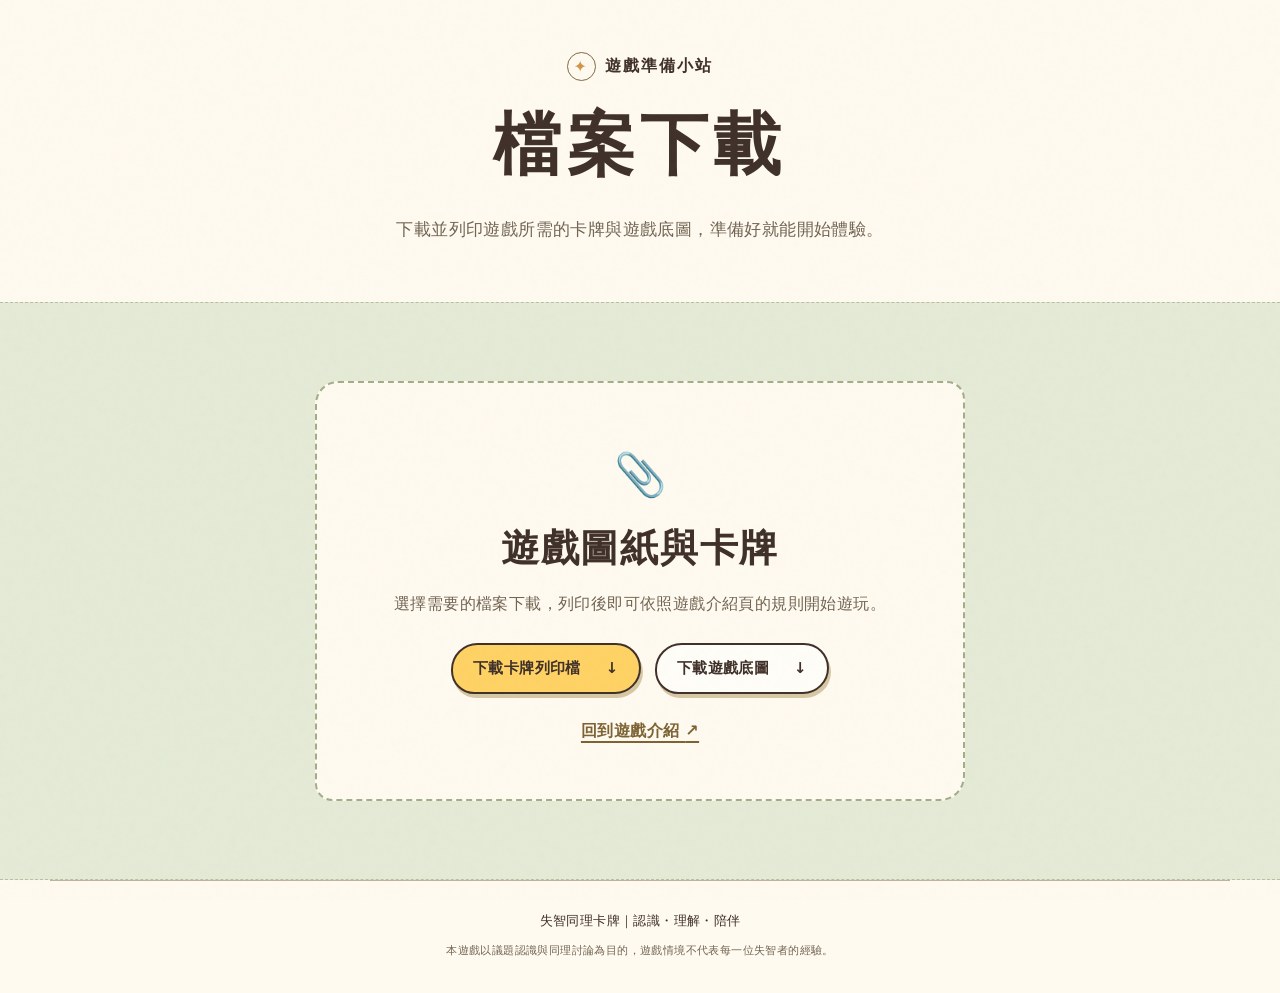
<file: downloads.html>
<!doctype html>
<html lang="zh-Hant">
<head>
<meta charset="utf-8"><meta name="viewport" content="width=device-width,initial-scale=1">
<title>檔案下載｜失智同理卡牌</title>
<link rel="icon" href="assets/sun.svg" type="image/svg+xml">
<link rel="stylesheet" href="styles.css">
</head>
<body class="game-page">
<main>
<section class="game-hero wrap" aria-labelledby="downloads-title">
  <p class="eyebrow"><span class="tiny-sun" aria-hidden="true">✦</span> 遊戲準備小站</p>
  <h1 id="downloads-title">檔案下載</h1>
  <p class="game-lede">下載並列印遊戲所需的卡牌與遊戲底圖，準備好就能開始體驗。</p>
</section>
<section class="download-placeholder section"><div class="wrap"><div class="download-empty"><span aria-hidden="true">📎</span><h2>遊戲圖紙與卡牌</h2><p>選擇需要的檔案下載，列印後即可依照遊戲介紹頁的規則開始遊玩。</p><div class="download-actions"><a class="button primary" href="assets/card-print.pdf" download>下載卡牌列印檔 <span aria-hidden="true">↓</span></a><a class="button secondary" href="assets/game-board.pdf" download>下載遊戲底圖 <span aria-hidden="true">↓</span></a></div><a class="download-link" href="game.html">回到遊戲介紹 <span aria-hidden="true">↗</span></a></div></div></section>
</main>
<footer class="wrap"><span>失智同理卡牌｜認識・理解・陪伴</span><p>本遊戲以議題認識與同理討論為目的，遊戲情境不代表每一位失智者的經驗。</p></footer>
</body>
</html>
</file>
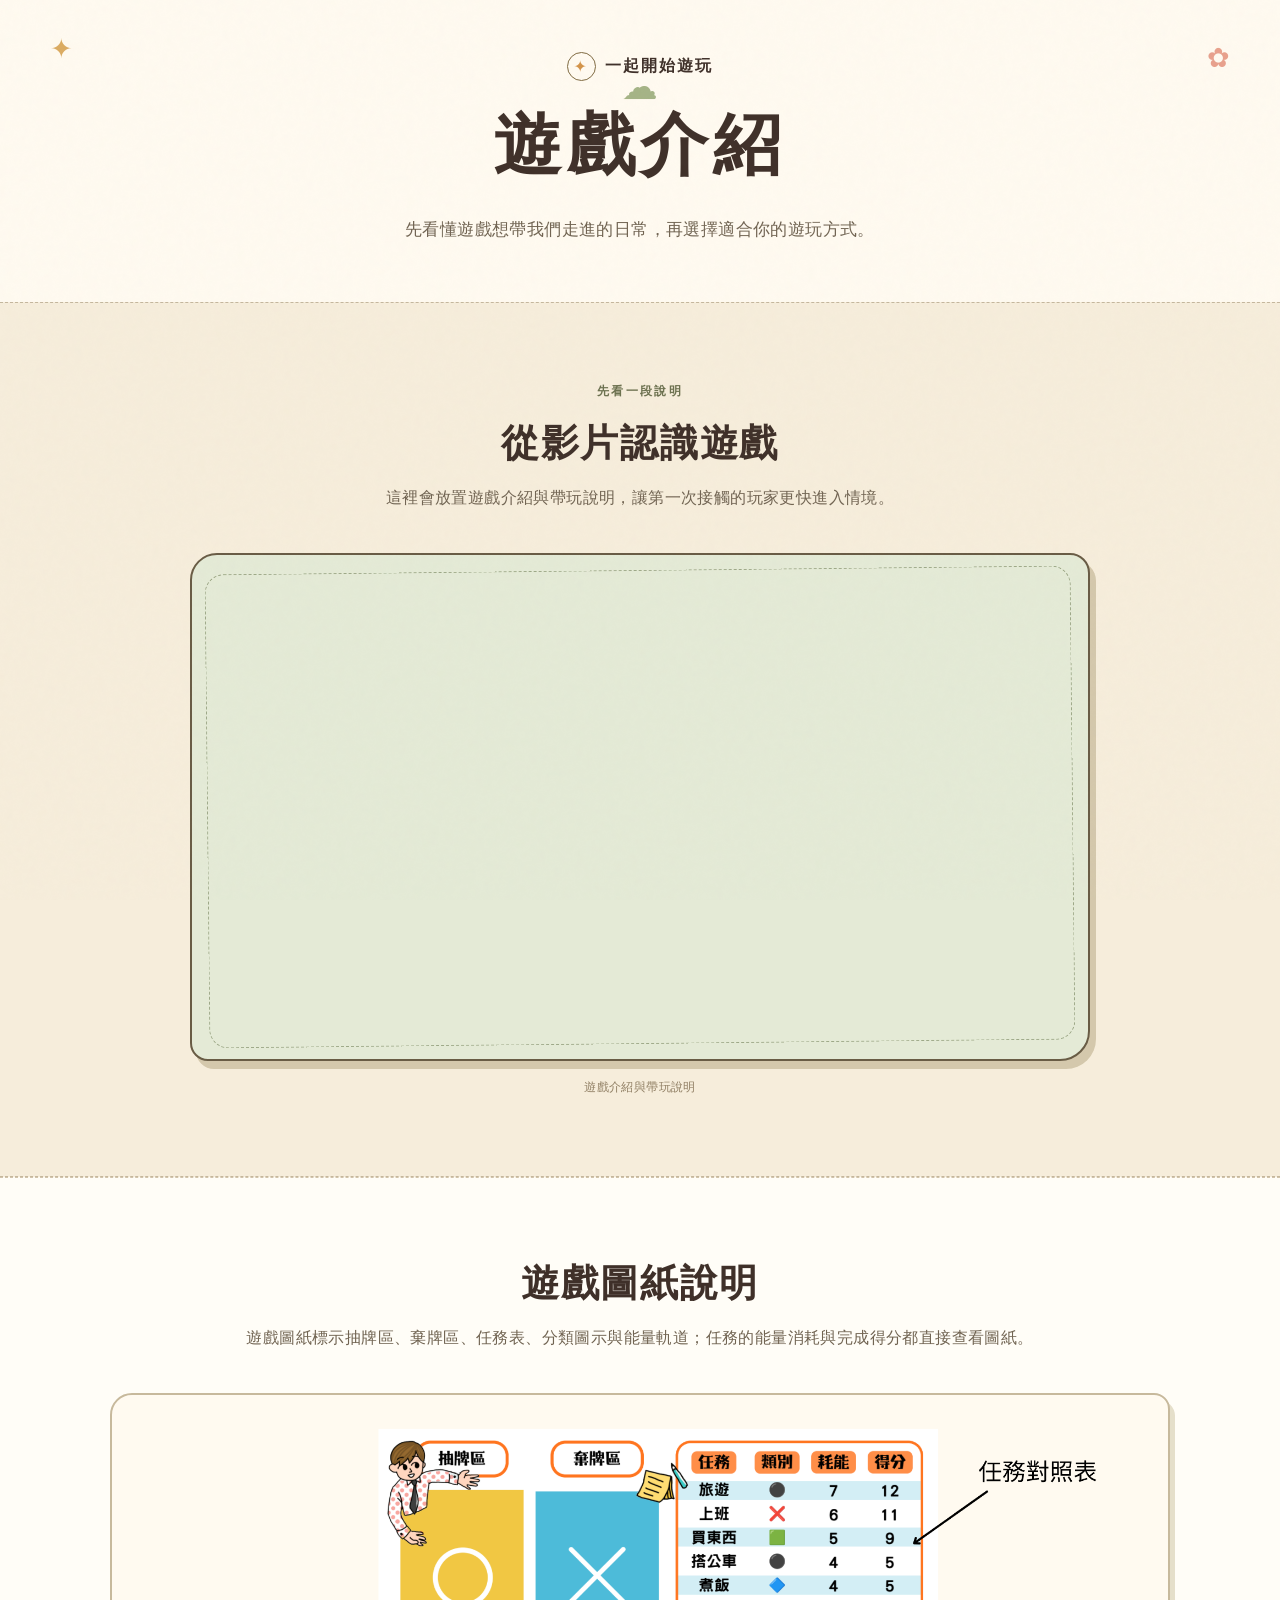
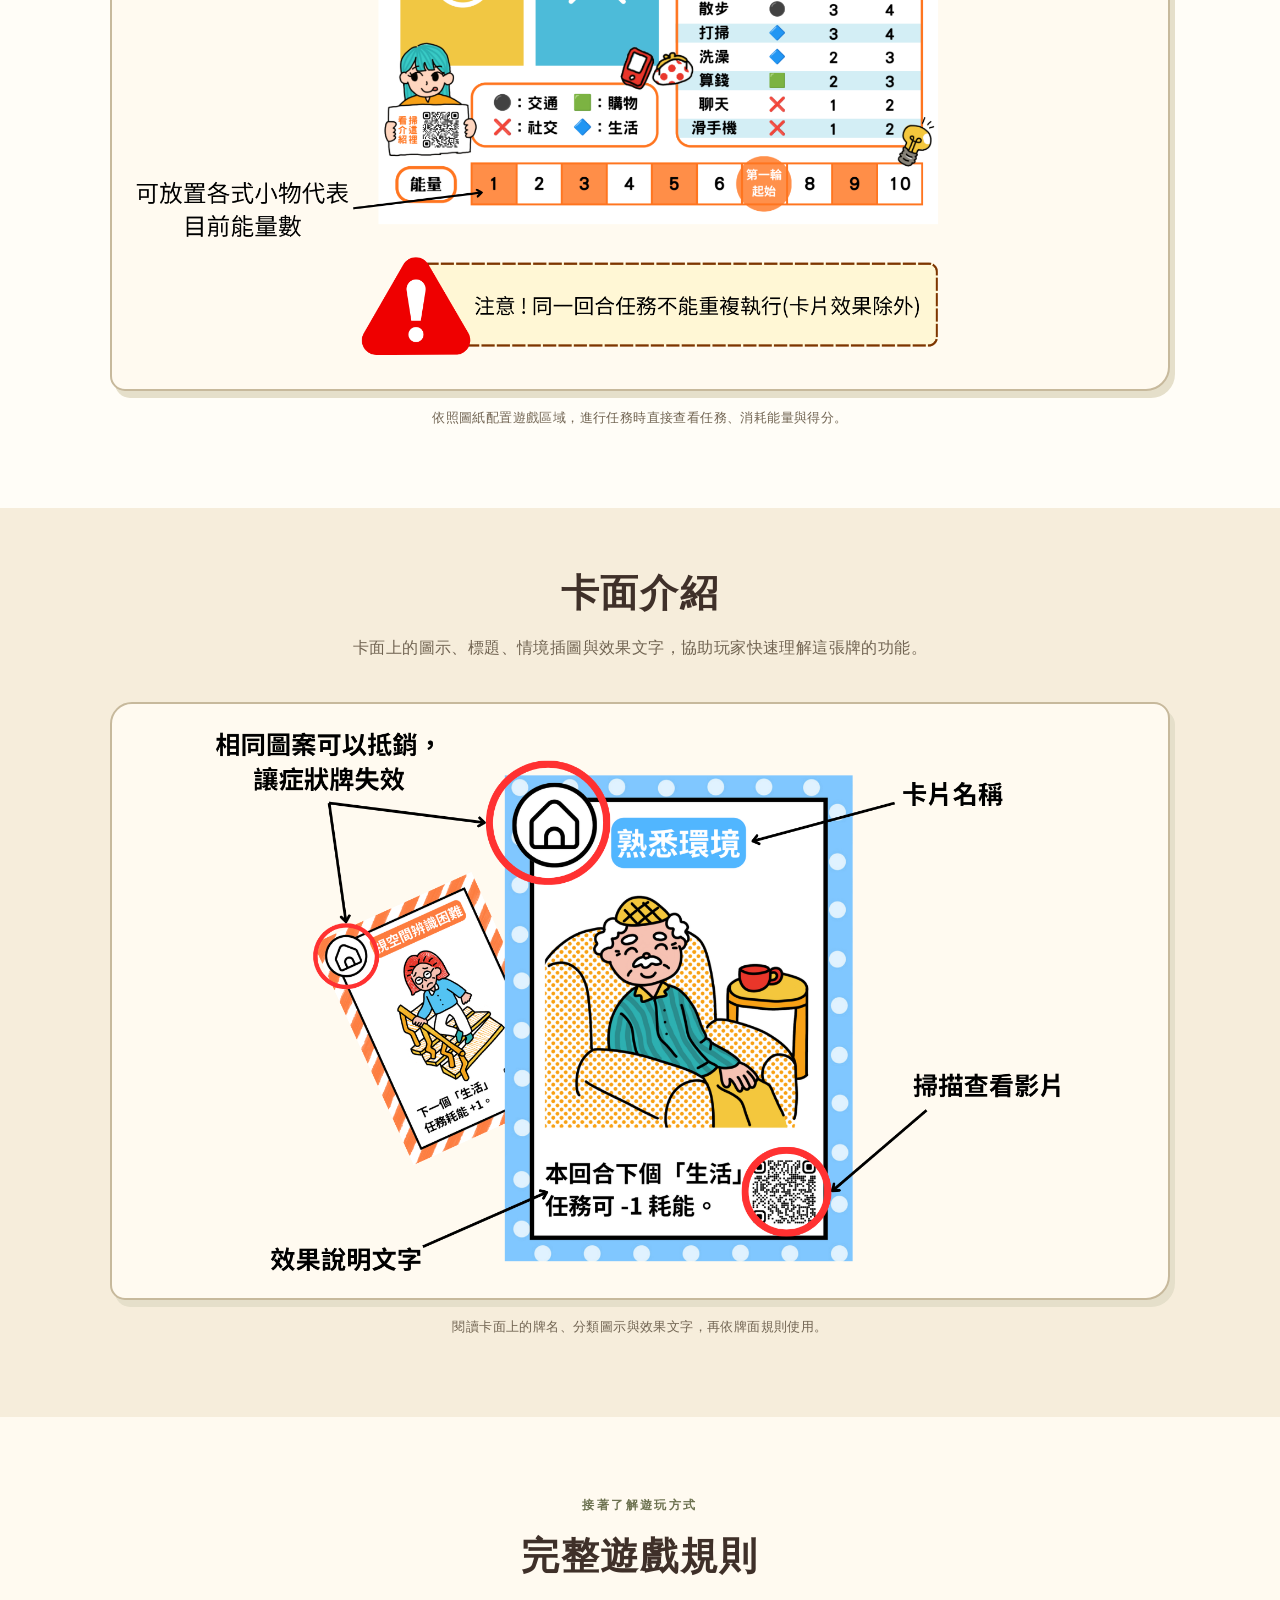
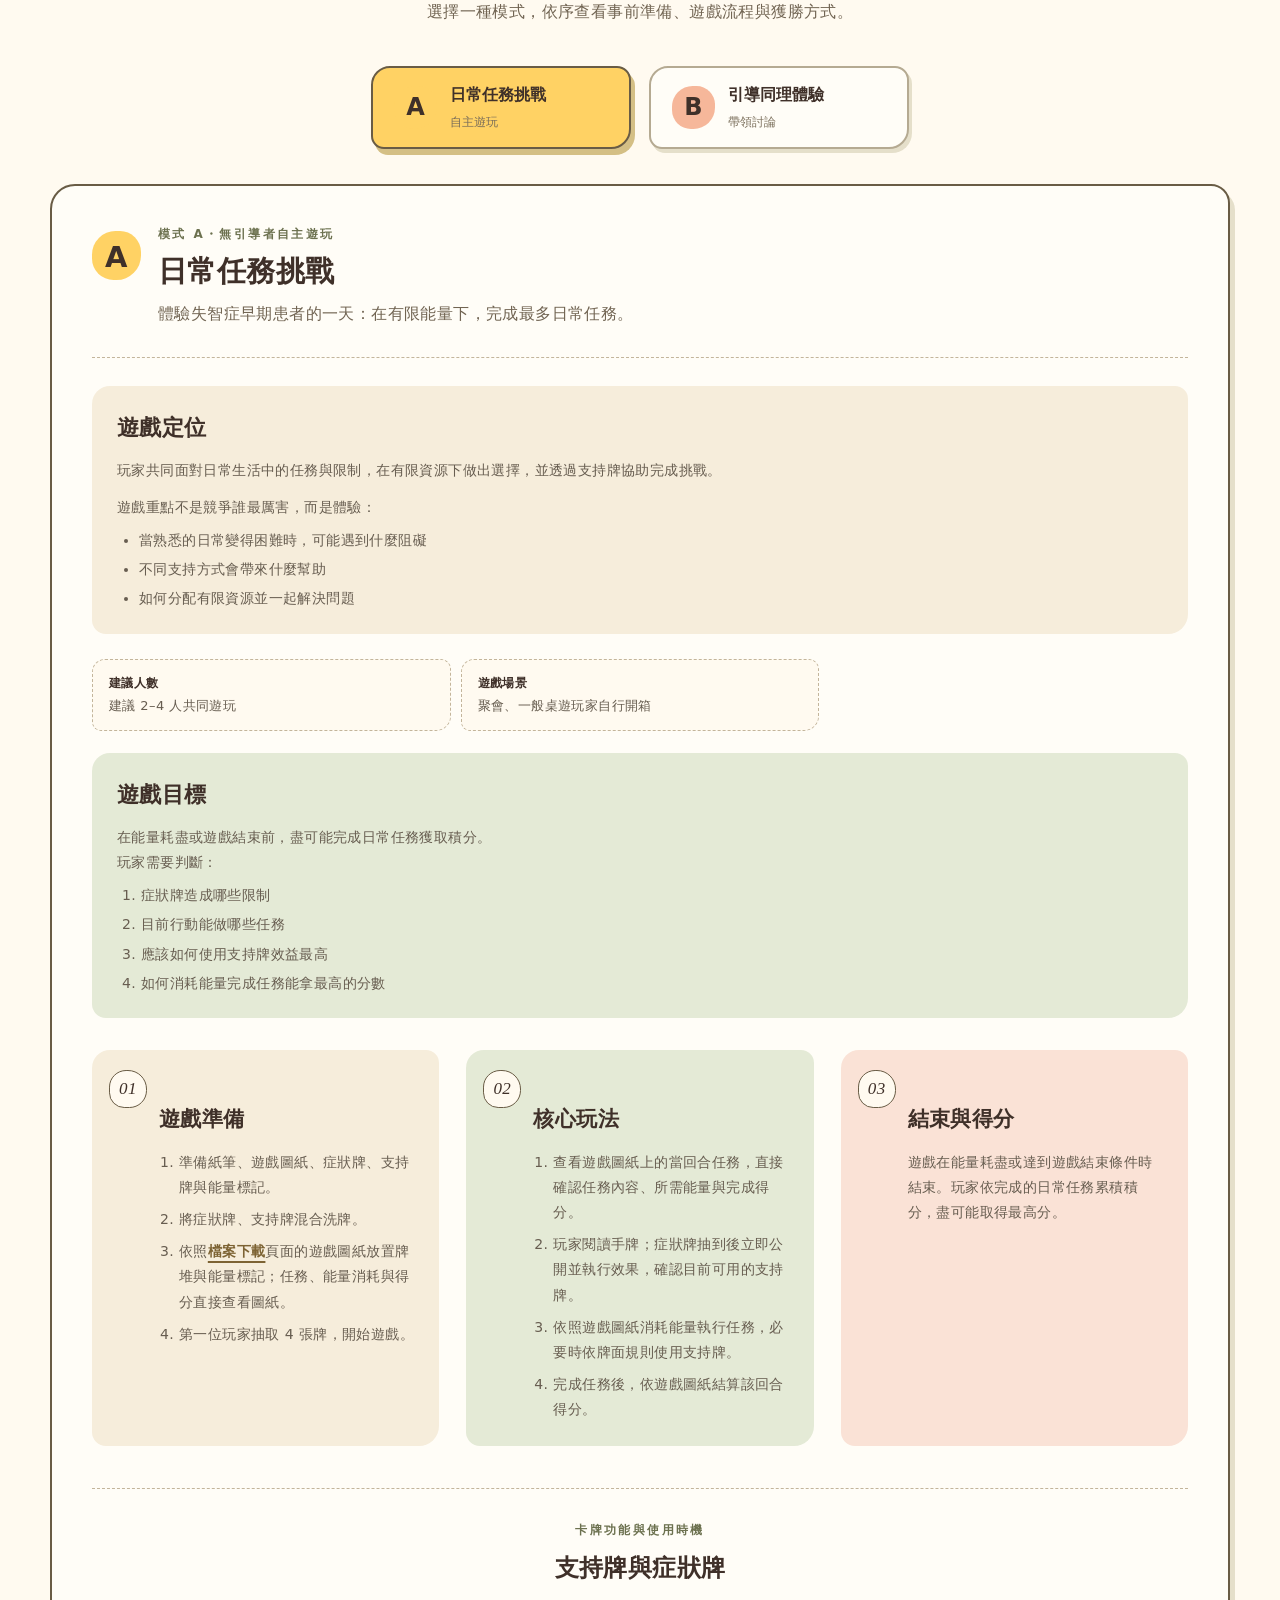
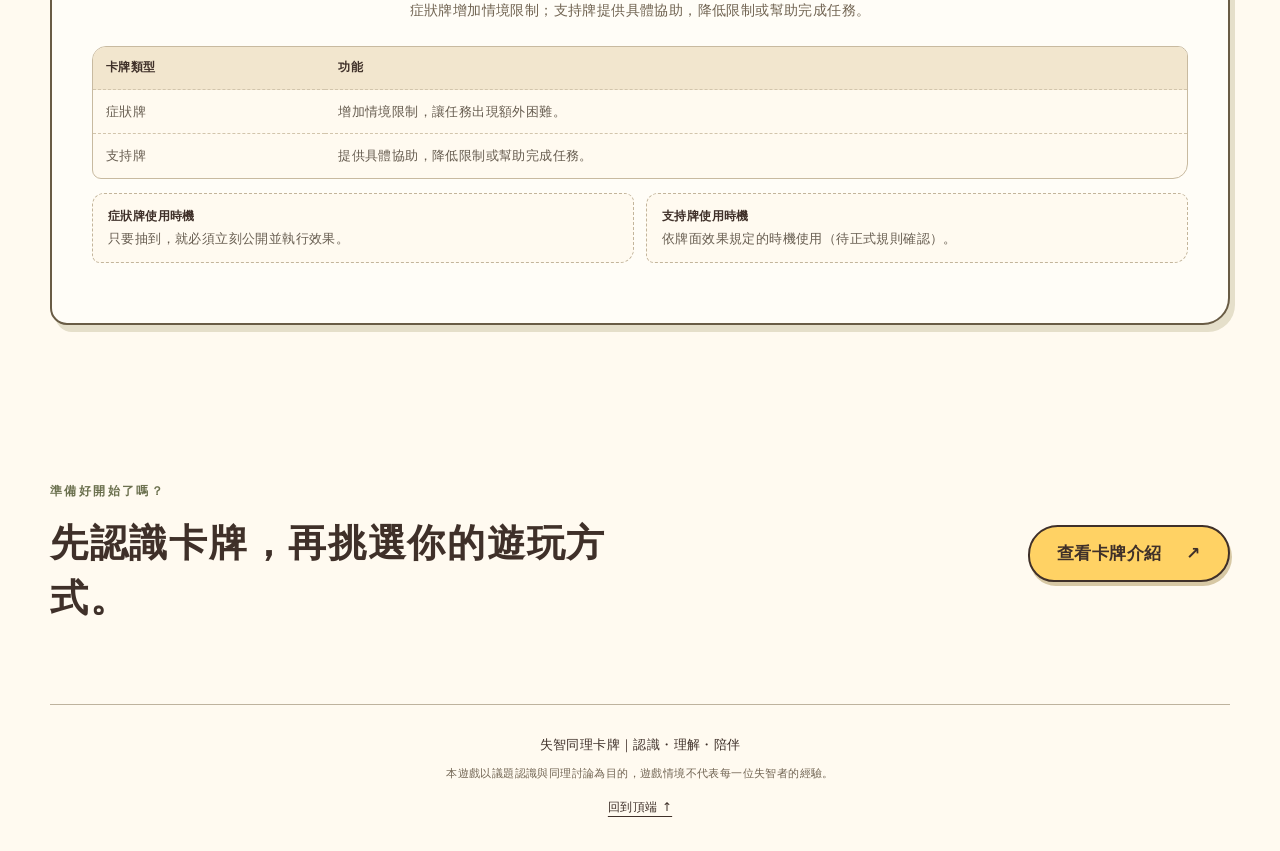
<file: game.html>
<!doctype html>
<html lang="zh-Hant">
<head>
<meta charset="utf-8"><meta name="viewport" content="width=device-width,initial-scale=1">
<meta name="theme-color" content="#fffaf0">
<title>遊戲介紹｜失智同理卡牌</title>
<meta name="description" content="認識失智同理卡牌的 A、B 兩種遊玩方式、準備工作、遊戲流程與獲勝方式。">
<link rel="icon" href="assets/sun.svg" type="image/svg+xml">
<link rel="stylesheet" href="styles.css">
<script src="game.js" defer></script>
</head>
<body class="game-page">
<a class="skip" href="#main">跳至主要內容</a>
<main id="main">
<section class="game-hero wrap" aria-labelledby="game-title">
  <p class="eyebrow"><span class="tiny-sun" aria-hidden="true">✦</span> 一起開始遊玩</p>
  <h1 id="game-title">遊戲介紹</h1>
  <p class="game-lede">先看懂遊戲想帶我們走進的日常，再選擇適合你的遊玩方式。</p>
  <div class="game-hero-doodle" aria-hidden="true"><span>✦</span><span>☁</span><span>✿</span></div>
</section>

<section class="video-section section" aria-labelledby="video-title">
  <div class="wrap">
    <div class="section-heading">
      <p class="eyebrow small">先看一段說明</p>
      <h2 id="video-title">從影片認識遊戲</h2>
      <p>這裡會放置遊戲介紹與帶玩說明，讓第一次接觸的玩家更快進入情境。</p>
    </div>
    <div class="video-placeholder" aria-label="YouTube 遊戲說明影片">
      <div class="video-frame video-embed">
        <iframe src="https://www.youtube.com/embed/UnPCTzI1dHU" title="遊戲介紹與帶玩說明影片" loading="lazy" allow="accelerometer; autoplay; clipboard-write; encrypted-media; gyroscope; picture-in-picture; web-share" allowfullscreen></iframe>
      </div>
      <p class="video-note">遊戲介紹與帶玩說明</p>
    </div>
  </div>
</section>

<section class="visual-guide-section section" aria-labelledby="board-guide-title">
  <div class="wrap">
    <div class="section-heading">
      <h2 id="board-guide-title">遊戲圖紙說明</h2>
      <p>遊戲圖紙標示抽牌區、棄牌區、任務表、分類圖示與能量軌道；任務的能量消耗與完成得分都直接查看圖紙。</p>
    </div>
    <figure class="guide-figure">
      <img src="assets/PO2.png" alt="遊戲圖紙說明：包含抽牌區、棄牌區、任務與分類、能量軌道，以及任務不能重複執行的提醒" loading="lazy">
      <figcaption>依照圖紙配置遊戲區域，進行任務時直接查看任務、消耗能量與得分。</figcaption>
    </figure>
  </div>
</section>

<section class="visual-guide-section card-guide-section section" aria-labelledby="card-guide-title">
  <div class="wrap">
    <div class="section-heading">
      <h2 id="card-guide-title">卡面介紹</h2>
      <p>卡面上的圖示、標題、情境插圖與效果文字，協助玩家快速理解這張牌的功能。</p>
    </div>
    <figure class="guide-figure">
      <img src="assets/card-face-guide.png" alt="卡面介紹：以熟悉環境支持牌示範卡牌標題、圖示、插圖、QR code 與效果文字" loading="lazy">
      <figcaption>閱讀卡面上的牌名、分類圖示與效果文字，再依牌面規則使用。</figcaption>
    </figure>
  </div>
</section>

<section class="rules-section section" id="rules" aria-labelledby="rules-title">
  <div class="wrap">
    <div class="section-heading">
      <p class="eyebrow small">接著了解遊玩方式</p>
      <h2 id="rules-title">完整遊戲規則</h2>
      <p>選擇一種模式，依序查看事前準備、遊戲流程與獲勝方式。</p>
    </div>
    <div class="rules-tabs" role="tablist" aria-label="遊戲模式切換">
      <button class="rule-tab is-active" id="tab-a" type="button" role="tab" aria-selected="true" aria-controls="panel-a" tabindex="0"><span class="badge">A</span><span><strong>日常任務挑戰</strong><small>自主遊玩</small></span></button>
      <button class="rule-tab" id="tab-b" type="button" role="tab" aria-selected="false" aria-controls="panel-b" tabindex="-1"><span class="badge peach">B</span><span><strong>引導同理體驗</strong><small>帶領討論</small></span></button>
    </div>

    <article class="rule-panel is-active" id="panel-a" role="tabpanel" aria-labelledby="tab-a">
      <div class="rule-panel-heading"><span class="badge">A</span><div><p class="eyebrow small">模式 A・無引導者自主遊玩</p><h3>日常任務挑戰</h3><p>體驗失智症早期患者的一天：在有限能量下，完成最多日常任務。</p></div></div>
      <section class="rule-position" aria-labelledby="rule-position-a-title"><h4 id="rule-position-a-title">遊戲定位</h4><p>玩家共同面對日常生活中的任務與限制，在有限資源下做出選擇，並透過支持牌協助完成挑戰。</p><p>遊戲重點不是競爭誰最厲害，而是體驗：</p><ul><li>當熟悉的日常變得困難時，可能遇到什麼阻礙</li><li>不同支持方式會帶來什麼幫助</li><li>如何分配有限資源並一起解決問題</li></ul></section>
      <div class="rule-facts" aria-label="模式 A 基本資訊"><span><b>建議人數</b>建議 2–4 人共同遊玩</span><span><b>遊戲場景</b>聚會、一般桌遊玩家自行開箱</span></div>
      <section class="rule-goal" aria-labelledby="rule-goal-a-title"><h4 id="rule-goal-a-title">遊戲目標</h4><p>在能量耗盡或遊戲結束前，盡可能完成日常任務獲取積分。</p><p>玩家需要判斷：</p><ol><li>症狀牌造成哪些限制</li><li>目前行動能做哪些任務</li><li>應該如何使用支持牌效益最高</li><li>如何消耗能量完成任務能拿最高的分數</li></ol></section>
      <div class="rule-grid">
        <section class="rule-step"><span class="step-number">01</span><div><h4>遊戲準備</h4><ol><li>準備紙筆、遊戲圖紙、症狀牌、支持牌與能量標記。</li><li>將症狀牌、支持牌混合洗牌。</li><li>依照<a class="download-link" href="downloads.html">檔案下載</a>頁面的遊戲圖紙放置牌堆與能量標記；任務、能量消耗與得分直接查看圖紙。</li><li>第一位玩家抽取 4 張牌，開始遊戲。</li></ol></div></section>
        <section class="rule-step"><span class="step-number">02</span><div><h4>核心玩法</h4><ol><li>查看遊戲圖紙上的當回合任務，直接確認任務內容、所需能量與完成得分。</li><li>玩家閱讀手牌；症狀牌抽到後立即公開並執行效果，確認目前可用的支持牌。</li><li>依照遊戲圖紙消耗能量執行任務，必要時依牌面規則使用支持牌。</li><li>完成任務後，依遊戲圖紙結算該回合得分。</li></ol></div></section>
        <section class="rule-step"><span class="step-number">03</span><div><h4>結束與得分</h4><p>遊戲在能量耗盡或達到遊戲結束條件時結束。玩家依完成的日常任務累積積分，盡可能取得最高分。</p></div></section>
      </div>
      <section class="card-rules" aria-labelledby="card-rules-a-title">
        <div class="subsection-heading"><p class="eyebrow small">卡牌功能與使用時機</p><h4 id="card-rules-a-title">支持牌與症狀牌</h4><p>症狀牌增加情境限制；支持牌提供具體協助，降低限制或幫助完成任務。</p></div>
        <table class="card-type-table"><thead><tr><th>卡牌類型</th><th>功能</th></tr></thead><tbody><tr><td>症狀牌</td><td>增加情境限制，讓任務出現額外困難。</td></tr><tr><td>支持牌</td><td>提供具體協助，降低限制或幫助完成任務。</td></tr></tbody></table>
        <div class="card-function"><span><b>症狀牌使用時機</b>只要抽到，就必須立刻公開並執行效果。</span><span><b>支持牌使用時機</b>依牌面效果規定的時機使用（待正式規則確認）。</span></div>
      </section>
    </article>

    <article class="rule-panel" id="panel-b" role="tabpanel" aria-labelledby="tab-b" hidden>
      <div class="rule-panel-heading"><span class="badge peach">B</span><div><p class="eyebrow small">模式 B・第一視角認知學習版</p><h3>情境解盲・衛教互動學習</h3><p>結合數位情境導引、第一人稱短片與圖卡解盲，從生活障礙理解失智者的感受，學會以環境支持與有效工具取代強硬糾正。</p></div></div>
      <section class="rule-position b-position" aria-labelledby="rule-position-b-title"><h4 id="rule-position-b-title">定位與核心目標</h4><p>本模式專為衛教推廣、課堂教學與社區長照據點工作坊打造，也支援個人線上自學互動。</p><p>透過生活化的影片、圖卡與互動問答，降低醫學術語的理解門檻，建立失智友善的生活支持方式。</p></section>
      <div class="rule-facts b-facts" aria-label="模式 B 基本規格"><span><b>建議人數與場合</b>個人學習，或由關主／講師帶領小組討論與教學</span></div>
      <section class="b-scenarios" aria-labelledby="scenario-title"><div class="subsection-heading"><h4 id="scenario-title">四大日常情境與對應認知障礙</h4></div><div class="scenario-grid">
        <article><span class="scenario-icon">🚌</span><h5>外出交通篇</h5><p>視空間辨識困難、近期記憶減退、空間定向障礙。</p><small>公車路線辨識、是否付過車票、迷路與視野扭曲</small></article>
        <article><span class="scenario-icon">👥</span><h5>人際社交篇</h5><p>命名困難、情緒與人格改變、社交退縮。</p><small>叫不出物品或朋友名字、情緒變化與互動挫折</small></article>
        <article><span class="scenario-icon">🏠</span><h5>居家生活篇</h5><p>物品錯置、重複詢問、熟悉事物困難。</p><small>手機放進電鍋、重複詢問是否吃過飯、把湯匙拿成牙刷</small></article>
        <article><span class="scenario-icon">🛒</span><h5>超商購物篇</h5><p>時間定向混亂、判斷力減弱、執行功能下降。</p><small>分不出黃昏或清晨、重複購買、採買時買錯東西</small></article>
      </div></section>
      <section class="b-steps" aria-labelledby="b-steps-title"><div class="subsection-heading"><h4 id="b-steps-title">四步驟互動流程</h4></div>
        <section class="b-step"><span class="step-number">01</span><div><h4>選擇情境・觀看第一人稱模擬影片與圖卡</h4><p>點擊四大情境按鈕進入情境，觀看患者眼中的混亂與無助。影片結束後，以「大腦電量不足」、「導航失靈」等生活化比喻解釋行為背後的原因。</p></div></section>
        <section class="b-step"><span class="step-number">02</span><div><h4>情境換位・1 分鐘小組／個人思考</h4><p>閱讀引導問題，反思看到長輩迷路或走錯方向時的直覺反應。從 5 張輔助支持牌中選出 1 張，並說明選擇理由。</p></div></section>
        <section class="b-step"><span class="step-number">03</span><div><h4>總結引導・延伸為實務支持力</h4><p>由帶領者統整情境重點，強調改變環境配置與溝通方式，通常比要求長輩努力記住更有用，將體驗轉化為日常的包容與支持行動。</p></div></section>
      </section>
      <section class="b-highlights" aria-labelledby="b-highlights-title"><div class="subsection-heading"><h4 id="b-highlights-title">設計亮點與衛教宣導價值</h4></div><div class="highlight-grid"><article><h5>第一人稱去標籤化</h5><p>透過影像與卡牌互動看見行為背後的不安，不再只把失智者視為「奇怪的問題人物」。</p></article><article><h5>直觀代償取代教條宣導</h5><p>將照護技巧拆解為悠遊卡、便條紙、固定擺放等具體工具，降低學習與實踐門檻。</p></article><article><h5>靈活適用多元場域</h5><p>可作為長照據點、社區大學的投影教材，也能供大眾以行動裝置自行體驗。</p></article></div></section>
    </article>
  </div>
</section>

<section class="game-next section wrap" aria-labelledby="next-title">
  <div><p class="eyebrow small">準備好開始了嗎？</p><h2 id="next-title">先認識卡牌，再挑選你的遊玩方式。</h2></div>
  <a class="button primary" href="cards.html">查看卡牌介紹 <span aria-hidden="true">↗</span></a>
</section>
</main>
<footer class="wrap"><span>失智同理卡牌｜認識・理解・陪伴</span><p>本遊戲以議題認識與同理討論為目的，遊戲情境不代表每一位失智者的經驗。</p><a href="#main">回到頂端 ↑</a></footer>
</body>
</html>
</file>
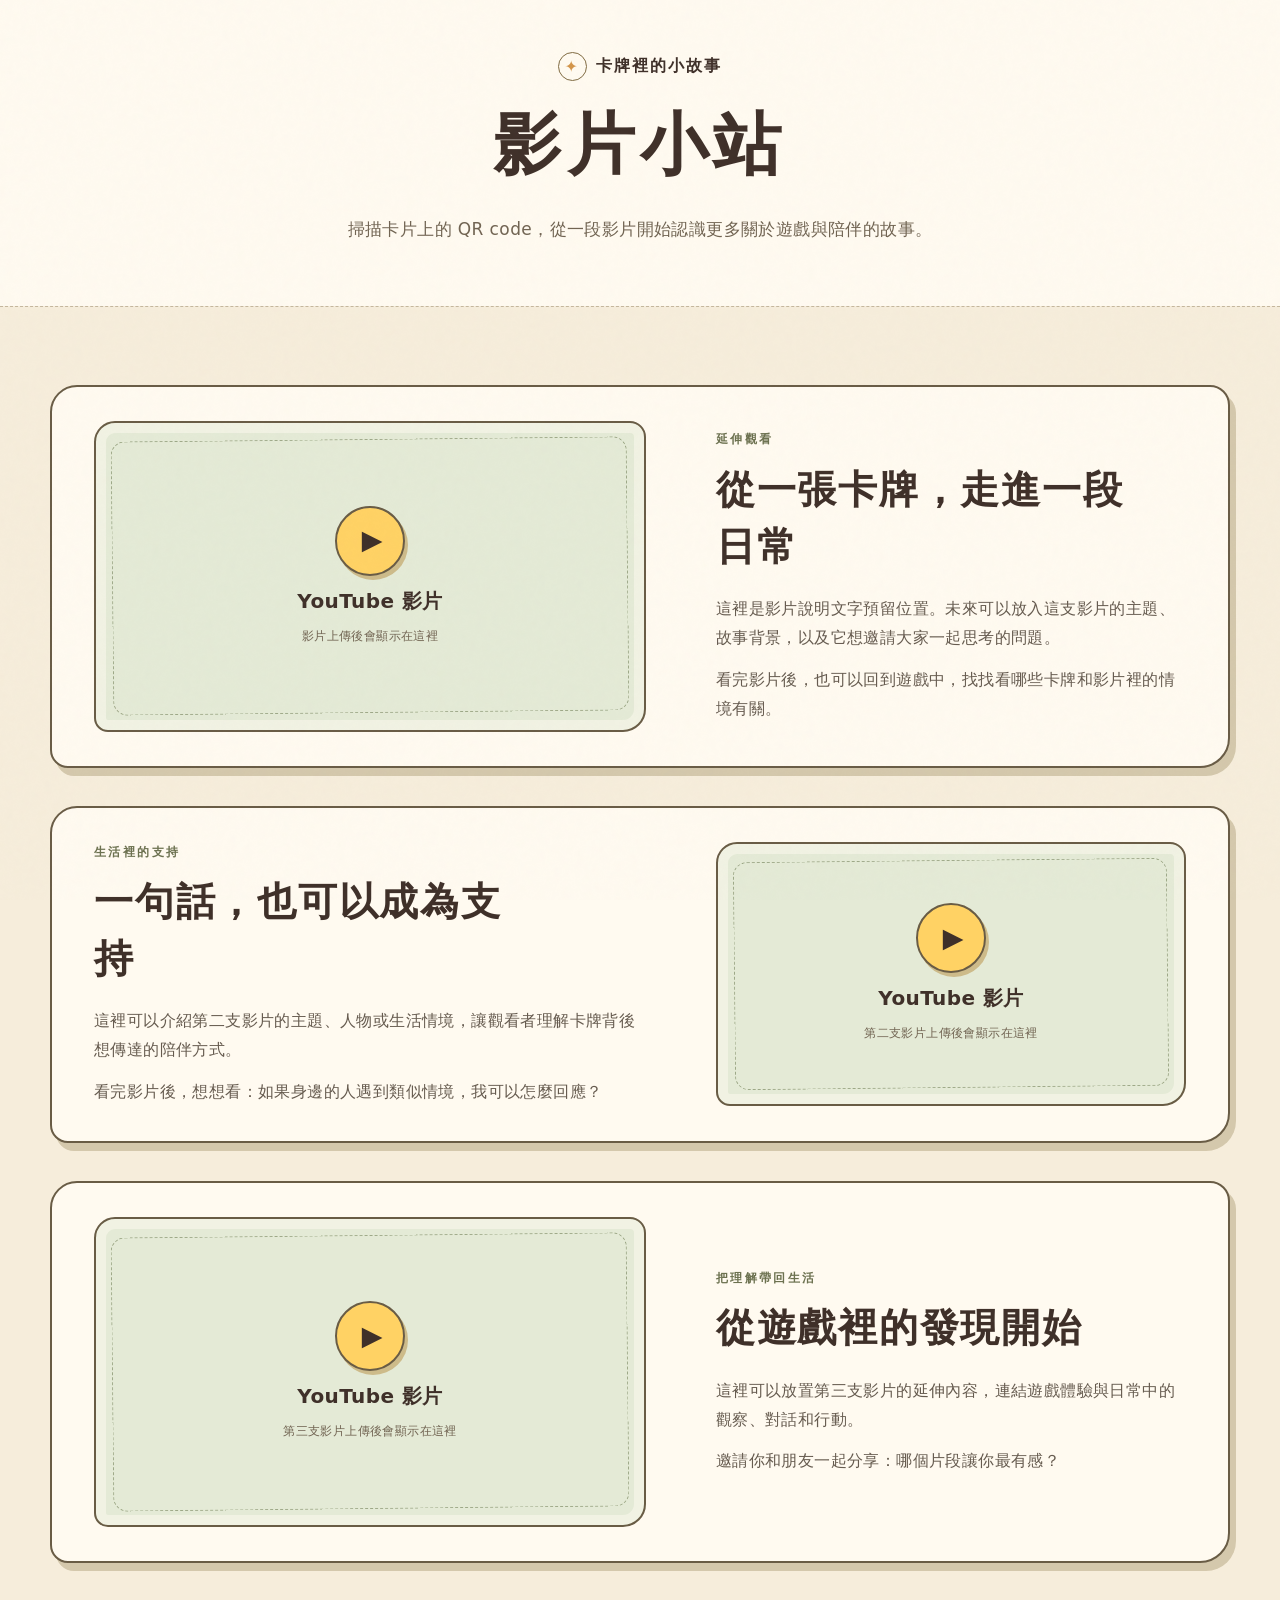
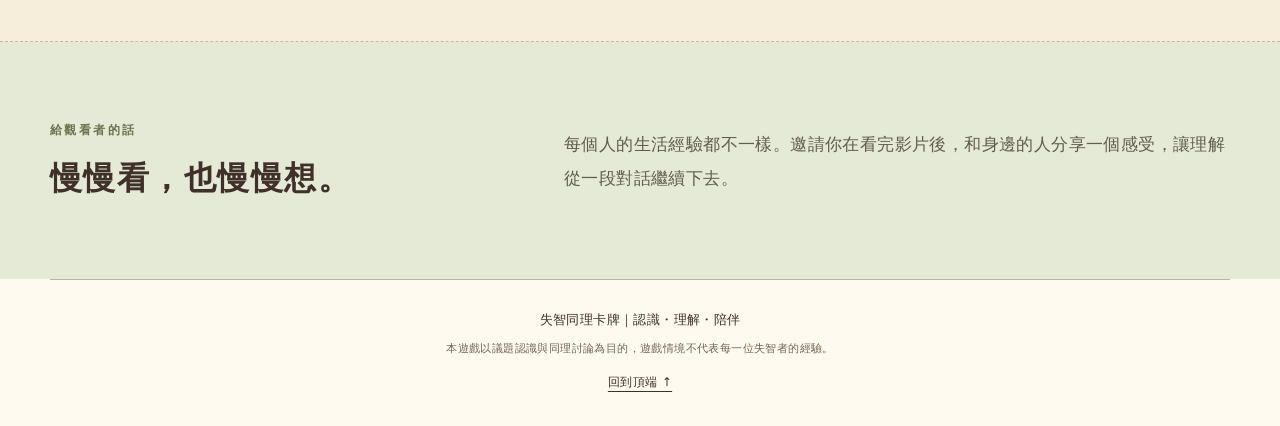
<file: video.html>
<!doctype html>
<html lang="zh-Hant">
<head>
<meta charset="utf-8"><meta name="viewport" content="width=device-width,initial-scale=1">
<meta name="theme-color" content="#fffaf0">
<title>影片小站｜失智同理卡牌</title>
<meta name="description" content="失智同理卡牌的影片內容與延伸說明。">
<link rel="icon" href="assets/sun.svg" type="image/svg+xml">
<link rel="stylesheet" href="styles.css">
</head>
<body class="video-page">
<a class="skip" href="#main">跳至主要內容</a>
<main id="main">
<section class="video-hero wrap" aria-labelledby="video-site-title">
  <p class="eyebrow"><span class="tiny-sun" aria-hidden="true">✦</span> 卡牌裡的小故事</p>
  <h1 id="video-site-title">影片小站</h1>
  <p>掃描卡片上的 QR code，從一段影片開始認識更多關於遊戲與陪伴的故事。</p>
</section>

<section class="video-story-section section" aria-labelledby="story-title">
  <div class="wrap">
    <article class="video-story-block">
      <div class="video-story-media">
        <!-- 未來將這個預留區替換成 YouTube iframe -->
        <div class="qr-video-placeholder" role="img" aria-label="影片預留位置">
          <span class="video-play-mark" aria-hidden="true">▶</span>
          <strong>YouTube 影片</strong>
          <small>影片上傳後會顯示在這裡</small>
        </div>
      </div>
      <div class="video-story-copy">
        <p class="eyebrow small">延伸觀看</p>
        <h2 id="story-title">從一張卡牌，走進一段日常</h2>
        <p>這裡是影片說明文字預留位置。未來可以放入這支影片的主題、故事背景，以及它想邀請大家一起思考的問題。</p>
        <p>看完影片後，也可以回到遊戲中，找找看哪些卡牌和影片裡的情境有關。</p>
      </div>
    </article>
    <article class="video-story-block is-reverse">
      <div class="video-story-media">
        <!-- 未來將這個預留區替換成 YouTube iframe -->
        <div class="qr-video-placeholder" role="img" aria-label="第二支影片預留位置">
          <span class="video-play-mark" aria-hidden="true">▶</span>
          <strong>YouTube 影片</strong>
          <small>第二支影片上傳後會顯示在這裡</small>
        </div>
      </div>
      <div class="video-story-copy">
        <p class="eyebrow small">生活裡的支持</p>
        <h2>一句話，也可以成為支持</h2>
        <p>這裡可以介紹第二支影片的主題、人物或生活情境，讓觀看者理解卡牌背後想傳達的陪伴方式。</p>
        <p>看完影片後，想想看：如果身邊的人遇到類似情境，我可以怎麼回應？</p>
      </div>
    </article>
    <article class="video-story-block">
      <div class="video-story-media">
        <!-- 未來將這個預留區替換成 YouTube iframe -->
        <div class="qr-video-placeholder" role="img" aria-label="第三支影片預留位置">
          <span class="video-play-mark" aria-hidden="true">▶</span>
          <strong>YouTube 影片</strong>
          <small>第三支影片上傳後會顯示在這裡</small>
        </div>
      </div>
      <div class="video-story-copy">
        <p class="eyebrow small">把理解帶回生活</p>
        <h2>從遊戲裡的發現開始</h2>
        <p>這裡可以放置第三支影片的延伸內容，連結遊戲體驗與日常中的觀察、對話和行動。</p>
        <p>邀請你和朋友一起分享：哪個片段讓你最有感？</p>
      </div>
    </article>  </div>
</section>

<section class="video-note-section section" aria-labelledby="note-title">
  <div class="wrap video-note-card">
    <div><p class="eyebrow small">給觀看者的話</p><h2 id="note-title">慢慢看，也慢慢想。</h2></div>
    <p>每個人的生活經驗都不一樣。邀請你在看完影片後，和身邊的人分享一個感受，讓理解從一段對話繼續下去。</p>
  </div>
</section>
</main>
<footer class="wrap"><span>失智同理卡牌｜認識・理解・陪伴</span><p>本遊戲以議題認識與同理討論為目的，遊戲情境不代表每一位失智者的經驗。</p><a href="#main">回到頂端 ↑</a></footer>
</body>
</html>
</file>
<file: styles.css>
:root{--paper:#fffaf0;--ink:#3f3029;--muted:#716452;--sage:#e4ead6;--yellow:#ffd264;--line:#695c45;--peach:#f6b79a}*{box-sizing:border-box}html{scroll-behavior:smooth;scroll-padding-top:24px}body{margin:0;background:var(--paper);color:var(--ink);font-family:"Microsoft JhengHei","PingFang TC",system-ui,sans-serif;line-height:1.8;letter-spacing:.025em}body:before{position:fixed;inset:0;content:"";background-image:url("data:image/svg+xml,%3Csvg viewBox='0 0 180 180' xmlns='http://www.w3.org/2000/svg'%3E%3Cfilter id='n'%3E%3CfeTurbulence type='fractalNoise' baseFrequency='.65' numOctaves='3' stitchTiles='stitch'/%3E%3C/filter%3E%3Cpath fill='%239b8a65' opacity='.16' filter='url(%23n)' d='M0 0h180v180H0z'/%3E%3C/svg%3E");opacity:.13;pointer-events:none;z-index:10}.wrap{width:min(1180px,calc(100% - 88px));margin-inline:auto}.svg-library{position:absolute;width:0;height:0;overflow:hidden}a{color:inherit;text-underline-offset:5px}a:focus-visible,summary:focus-visible{outline:3px solid #795717;outline-offset:7px}h1,h2,h3,p,figure{margin:0}h1,h2,h3{font-weight:900;line-height:1.45}h2{font-size:clamp(27px,3vw,38px);letter-spacing:.045em}h3{font-size:24px}p{font-size:16px}svg{color:var(--ink)}.skip{position:fixed;top:-100px;left:16px;background:var(--yellow);padding:10px 20px;z-index:30}.skip:focus{top:10px}.hero{display:grid;grid-template-columns:1fr 1.05fr;align-items:center;min-height:600px;padding-block:75px 60px;position:relative;gap:10px}.hero-copy{position:relative;z-index:1}.eyebrow{display:flex;align-items:center;gap:9px;font-weight:700;letter-spacing:.13em;font-size:16px;margin-bottom:22px}.eyebrow svg{width:30px;height:30px}.hero h1{font-size:clamp(34px,3.8vw,52px);line-height:1.58;letter-spacing:.02em;white-space:nowrap}.hero h1 span{position:relative;display:inline-block}.hero h1 span:after{content:"";position:absolute;bottom:0;left:0;width:98%;height:8px;background:#a5b486;border-radius:70% 30% 60% 40%;transform:rotate(-1deg);z-index:-1}.intro{margin-top:27px;font-size:18px;line-height:1.95}.actions{display:flex;gap:16px;flex-wrap:wrap;margin-top:30px}.button{display:inline-flex;gap:25px;align-items:center;justify-content:center;border:2px solid var(--ink);border-radius:48px 45px 47px 42px;padding:11px 27px;text-decoration:none;font-weight:800;font-size:17px;background:var(--paper);box-shadow:2px 4px 0 #d7c8a4;transition:transform .18s,box-shadow .18s;min-height:50px}.button:hover{transform:translateY(-3px);box-shadow:3px 7px 0 #d7c8a4}.primary{background:var(--yellow)}.hero-note{font-size:12px;color:var(--muted);margin-top:27px;letter-spacing:.09em}.hero-note span{padding:0 5px}.hero-art{margin-right:-35px;position:relative}.hero-art img{display:block;width:100%;height:auto;mix-blend-mode:multiply;transform:scale(1.08)}.benefit-strip{border-block:2px solid var(--line)}.benefits{display:flex;justify-content:space-around;align-items:center;padding-block:22px}.benefits span{display:flex;align-items:center;justify-content:center;gap:16px;width:33.333%;font-size:19px;font-weight:800}.benefits span+span{border-left:2px dashed #c3b59b}.benefits svg{width:53px;height:45px}.section{padding-block:78px}.small{font-size:12px;letter-spacing:.2em;color:#6c714f;margin-bottom:13px}.story{display:grid;grid-template-columns:.9fr 1.1fr;gap:70px}.story h2{font-size:32px}.story-text p+p{margin-top:16px}.story-text p{color:#665b4f}.modes{background:var(--sage);position:relative}.modes:before{position:absolute;content:"";left:0;right:0;top:-8px;height:15px;background:var(--sage);border-radius:50% 40% 0 0}.section-heading{text-align:center;margin-bottom:40px}.section-heading .eyebrow{justify-content:center}.section-heading>p:last-child{margin-top:13px;color:var(--muted)}.mode-grid{display:grid;grid-template-columns:1fr 1fr;gap:28px}.mode-card{position:relative;background:var(--paper);border:2px solid var(--line);border-radius:22px 15px 21px 13px;padding:32px;box-shadow:3px 5px 0 #c6ceb4;overflow:hidden}.mode-title{display:flex;align-items:center;gap:15px}.badge{width:49px;height:49px;border-radius:48% 43% 50% 44%;display:grid;place-items:center;background:var(--yellow);font-size:29px;font-weight:900}.peach{background:var(--peach)}.mode-tag{font-size:13px;color:var(--muted);margin:18px 0 20px;letter-spacing:.09em}.mode-illustration{float:right;width:100px;height:80px;margin-top:9px;margin-left:15px}.mode-card ul{padding-left:24px;margin-block:22px;color:#665b4f}.mode-card li::marker{color:#929c70}.for-who{font-size:13px;border-top:1px dashed #c3b59b;padding-top:16px;clear:both}.card-grid{display:grid;grid-template-columns:repeat(3,1fr);gap:35px;align-items:start;max-width:1010px;margin:45px auto 0}.support-card{border:2px solid #7c8060;border-radius:20px 17px 23px 15px;padding:22px 25px 0;box-shadow:4px 6px 0 #e5dfca;background:#edf1e0;transition:transform .2s}.support-card:nth-child(1){transform:rotate(-2deg)}.support-card:nth-child(3){transform:rotate(2deg)}.support-card:hover{transform:translateY(-5px)}.support-card.yellow{background:#fff0bc;border-color:#b28f42}.support-card.pink{background:#fae2d6;border-color:#bc8c76}.card-top{display:flex;justify-content:space-between;font-size:11px;letter-spacing:.12em;color:#6b6656}.support-card h3{text-align:center;margin-top:12px}.card-art{display:block;width:100%;height:165px;margin:12px auto}.support-card>p{text-align:center;font-size:16px;margin-bottom:25px}.support-card details{border-top:1px dashed #9e9479}.support-card summary{cursor:pointer;display:flex;align-items:center;justify-content:space-between;gap:8px;padding:15px 0;font-weight:700;font-size:14px;list-style:none}.support-card summary::-webkit-details-marker{display:none}.support-card summary span{font-size:22px;transition:transform .2s}.support-card details[open] summary span{transform:rotate(45deg)}.card-detail{font-size:14px;padding:0 0 22px;color:#5b5044}.card-detail strong{display:block;margin-top:14px}.section-note{text-align:center;font-size:12px;color:var(--muted);margin-top:40px}.journey{background:#f6eddb;border-block:1px dashed #c5b79d}.steps{display:grid;grid-template-columns:repeat(3,1fr);gap:55px;padding:0;margin:35px 0 0;list-style:none}.steps li{position:relative;padding-left:62px}.step-number{position:absolute;top:3px;left:0;border:1.5px solid var(--line);border-radius:45% 50% 46% 40%;width:43px;height:43px;display:grid;place-items:center;background:var(--paper);font-family:Georgia,serif;font-style:italic;font-size:20px}.steps h3{font-size:21px;margin-bottom:9px}.steps p{font-size:15px;color:var(--muted)}.closing{text-align:center;padding-block:70px}.closing>svg{width:55px;height:55px;margin-bottom:14px;transform:rotate(-10deg)}.closing p{margin:17px 0 25px;color:var(--muted)}footer{border-top:1px solid #beb39e;text-align:center;padding:28px 0 32px;font-size:13px}footer p{font-size:11px;color:var(--muted);margin-top:8px}footer>a{display:inline-block;margin-top:13px;font-size:12px}
@media(min-width:1500px){.hero{min-height:650px}.hero h1{font-size:54px}}@media(max-width:1050px){.wrap{width:calc(100% - 48px)}.hero h1{font-size:36px}.hero{min-height:500px}.intro{font-size:16px}.hero-art{margin-right:0}.story{gap:35px}.mode-card{padding:25px}.mode-title h3{font-size:22px}.card-grid{gap:23px}.steps{gap:25px}.benefits span{font-size:16px;gap:10px}}@media(max-width:760px){.wrap{width:calc(100% - 40px)}.hero{grid-template-columns:1fr;padding-block:42px 24px;gap:5px;text-align:center}.hero-copy{max-width:550px;margin:auto}.hero .eyebrow{justify-content:center;font-size:14px}.hero h1{font-size:clamp(29px,5.5vw,40px);white-space:normal}.intro{margin-top:22px}.actions{justify-content:center;gap:12px;margin-top:23px}.button{padding:10px 22px;font-size:16px;gap:18px}.hero-note{margin-top:23px}.hero-art{max-width:560px;margin:0 auto}.hero-art img{transform:none}.benefits{padding-block:16px}.benefits span{flex-direction:column;gap:4px;font-size:12px;text-align:center}.benefits svg{width:38px;height:32px}.section{padding-block:52px}.story{grid-template-columns:1fr;gap:22px}.story h2{font-size:28px}.story-text p{font-size:15px}.mode-grid{grid-template-columns:1fr;gap:22px}.section-heading{margin-bottom:28px}.section-heading>p:last-child{font-size:14px}.mode-card{padding:25px}.card-grid{grid-template-columns:1fr;max-width:365px;gap:29px;margin-top:30px}.support-card{padding:22px 28px 0}.support-card:nth-child(1),.support-card:nth-child(3){transform:none}.card-art{height:170px}.steps{grid-template-columns:1fr;gap:30px;max-width:420px;margin-inline:auto}.steps li{padding-left:65px}.closing h2{font-size:27px}.closing p{font-size:15px}.section-note{text-align:left;font-size:12px}.desktop-break{display:none}}@media(prefers-reduced-motion:reduce){html{scroll-behavior:auto}*,*:before,*:after{transition:none!important}}
.hero-art img{mask-image:radial-gradient(ellipse 68% 75% at center,#000 60%,transparent 100%);-webkit-mask-image:radial-gradient(ellipse 68% 75% at center,#000 60%,transparent 100%)}

/* Card library page */
.cards-page{background:#fffaf0}.cards-hero{padding:33px 0 62px;text-align:center}.cards-hero .eyebrow{justify-content:center;margin-bottom:13px}.tiny-sun{display:grid;place-items:center;width:28px;height:28px;border:1.5px solid #806b42;border-radius:50%;color:#d39449}.cards-hero h1{font-size:clamp(39px,6vw,68px);letter-spacing:.06em}.cards-lede{margin-top:18px;color:var(--muted);font-size:17px;line-height:2}.card-library{padding-bottom:88px}.library-heading{text-align:center}.library-heading h2{font-size:clamp(27px,3vw,39px)}.card-search{max-width:880px;margin:30px auto 0}.search-box{display:flex;align-items:center;gap:11px;padding:7px 13px 7px 20px;border:2px solid var(--line);border-radius:28px 24px 30px 25px;background:#fffdf7;box-shadow:3px 4px 0 #dfd4b9}.search-box>span{font-size:29px;line-height:1;transform:rotate(-14deg);color:#8f805d}.search-box input{width:100%;border:0;outline:0;background:transparent;color:var(--ink);font:inherit;font-size:16px}.search-box input::placeholder{color:#a39886}.search-box button{width:30px;height:30px;border:0;border-radius:50%;background:#eee4cf;color:var(--ink);font-size:23px;line-height:1;cursor:pointer}.filter-row{display:flex;justify-content:center;gap:9px;flex-wrap:wrap;margin-top:19px}.filter-chip{border:1.5px solid #bdb198;border-radius:20px;padding:7px 15px;background:transparent;color:#685d4c;font:inherit;font-size:13px;cursor:pointer;transition:.18s}.filter-chip span{font-size:11px;margin-left:4px;color:#998c72}.filter-chip:hover,.filter-chip.is-active{background:var(--yellow);border-color:var(--line);color:var(--ink);transform:translateY(-2px)}.result-count{text-align:center;color:#887963;font-size:12px;margin-top:17px}.cards-grid{display:grid;grid-template-columns:repeat(4,minmax(0,1fr));gap:28px 21px;margin-top:38px}.deck-card{min-width:0}.card-face{position:relative;display:flex;flex-direction:column;align-items:center;width:100%;min-height:300px;padding:18px 18px 17px;border:2px solid #79805e;border-radius:19px 15px 22px 14px;color:var(--ink);box-shadow:4px 6px 0 #e5dfca;cursor:pointer;text-align:center;transition:transform .2s,box-shadow .2s;overflow:hidden}.deck-card:nth-child(3n) .card-face,.deck-card:nth-child(4n) .card-face{transform:none}.card-face:hover{transform:translateY(-6px);box-shadow:4px 10px 0 #dfd4b9}.card-face:focus-visible{outline:3px solid #755c2f;outline-offset:5px}.card-face:before{content:"";position:absolute;inset:9px;border:1px dashed currentColor;opacity:.18;border-radius:14px;pointer-events:none}.card-face.sage{background:#edf1e0}.card-face.yellow{background:#fff0bc;border-color:#b28f42}.card-face.peach{background:#fae0d1;border-color:#b98470}.card-face.sky{background:#dbeceb;border-color:#7da3a0}.card-face.mint{background:#deeee5;border-color:#779b83}.card-face.lavender{background:#e8e3f0;border-color:#8b819e}.card-face.gold{background:#ffe6a4;border-color:#b99448}.card-face.coral{background:#f8d5c8;border-color:#b67e71}.card-face.pink{background:#f7dfdb;border-color:#b27e79}.symptom-face{background:#e7e0d7;border-color:#8f8376}.card-top{position:relative;z-index:1;display:flex;justify-content:space-between;width:100%;font-size:10px;letter-spacing:.12em;color:#756b59}.card-top i{font-style:normal;font-family:Georgia,serif;font-size:14px}.card-face strong{position:relative;z-index:1;font-size:21px;line-height:1.35}.card-face small{position:relative;z-index:1;min-height:45px;margin-top:8px;color:#6f6254;font-size:12px;line-height:1.65}.card-tag{position:relative;z-index:1;margin-top:auto;border-top:1px dashed currentColor;padding-top:9px;width:100%;font-size:10px;letter-spacing:.08em;color:#82725e}.card-illustration{position:relative;z-index:1;display:grid;place-items:center;width:92px;height:128px;margin:14px auto 9px;border:2px solid currentColor;border-radius:12px 10px 13px 9px;overflow:hidden;background:rgba(255,255,255,.38);font-size:58px;font-family:"Segoe UI Symbol","Noto Sans Symbols",sans-serif;line-height:1;box-shadow:inset 0 -8px 0 rgba(255,255,255,.18);transform:rotate(-4deg)} .card-illustration img{display:block;width:100%;height:100%;object-fit:contain;border-radius:inherit} .card-face .card-illustration{transform:none;transition:none}.card-face:hover .card-illustration{transform:none}.card-face:hover .card-illustration img{transform:none} .cards-grid .card-face{transform:translateY(0);transition:transform .2s ease,box-shadow .2s ease}.cards-grid .card-face:hover{transform:translateY(-6px);box-shadow:4px 10px 0 #dfd4b9} .card-illustration:after{content:"";position:absolute;right:16px;top:13px;width:18px;height:8px;background:#fffaf0;border-radius:50%;opacity:.75;transform:rotate(-25deg)}.home-art,.tree-art{transform:rotate(3deg)}.clock-art,.coin-art,.shape-art{transform:rotate(-2deg)}.phone-art,.search-art,.repeat-art{transform:rotate(4deg)}.heart-art{color:#b75d66}.symptom-face .card-illustration{background:#d8d0c5;color:#756b61;border-color:#938477}.card-info{padding:13px 8px 0;text-align:left;color:#6c5e4e}.card-info p{font-size:13px;line-height:1.7}.card-info b{display:block;margin-top:7px;font-size:12px;color:#81704e;font-weight:700;line-height:1.6}.empty-state{margin:60px auto;text-align:center;color:var(--muted)}.cards-howto{background:#e4ead6;border-block:1px dashed #b7c0a1}.howto-inner{display:grid;grid-template-columns:.8fr 1.2fr;gap:80px;align-items:center}.howto-inner>p{font-size:17px;color:#615c4d;line-height:2}.card-modal{position:fixed;z-index:50;inset:0;display:grid;place-items:center;padding:22px}.card-modal[hidden]{display:none}.modal-backdrop{position:absolute;inset:0;background:rgba(51,40,30,.52);backdrop-filter:blur(4px)}.modal-dialog{position:relative;z-index:1;width:min(900px,100%);padding:38px;background:#fffaf0;border:2px solid var(--line);border-radius:26px 20px 29px 18px;box-shadow:9px 12px 0 rgba(56,42,28,.18);animation:modal-in .25s ease both}.modal-close{position:absolute;right:15px;top:11px;width:37px;height:37px;border:1.5px solid var(--line);border-radius:50%;background:transparent;font-size:27px;line-height:1;cursor:pointer}.modal-layout{display:grid;grid-template-columns:1fr 1fr;gap:48px;align-items:center}.modal-stage{display:grid;place-items:center;min-height:440px;perspective:1100px;touch-action:none;user-select:none}.modal-stage .card-face{width:265px;min-height:370px;padding:0;border:0;border-radius:12px 10px 13px 9px;background:transparent;box-shadow:8px 12px 0 #d9ccb0;pointer-events:none;transform:rotateX(var(--rx,0deg)) rotateY(var(--ry,0deg));transition:transform .45s cubic-bezier(.2,.75,.25,1)}.modal-stage .card-top,.modal-stage .card-face>strong,.modal-stage .card-face>small,.modal-stage .card-face>.card-tag{display:none}.modal-stage .card-illustration{width:265px;height:370px;margin:0;border:2px solid var(--line);border-radius:12px 10px 13px 9px;background:#fffaf0;box-shadow:none;transform:none}.modal-stage .card-face:after{z-index:3;content:"";position:absolute;inset:-20%;background:linear-gradient(115deg,transparent 35%,rgba(255,255,255,.04) 43%,rgba(255,255,255,.82) 49%,rgba(255,255,255,.04) 56%,transparent 65%);transform:translateX(var(--shine-x,0%)) rotate(4deg);mix-blend-mode:screen;opacity:.7;pointer-events:none;transition:transform .1s}.modal-stage.is-dragging .card-face{transition:none}.modal-copy h2{font-size:clamp(28px,4vw,42px);margin-bottom:16px}.modal-copy>p{color:#665b4f}.modal-hint{margin-top:18px;color:#9b8b72!important;font-size:12px!important}.modal-open{overflow:hidden}@keyframes modal-in{from{opacity:0;transform:translateY(10px) scale(.98)}to{opacity:1;transform:none}}
@media(max-width:950px){.cards-grid{grid-template-columns:repeat(3,minmax(0,1fr))}.modal-layout{gap:28px}.modal-dialog{padding:32px}.modal-stage{min-height:400px}}
@media(max-width:720px){.cards-hero{padding-top:25px;padding-bottom:43px}.cards-lede{font-size:15px}.card-library{padding-bottom:58px}.cards-grid{grid-template-columns:repeat(2,minmax(0,1fr));gap:24px 15px}.card-face{min-height:270px;padding:15px 12px}.card-illustration{width:92px;height:128px;font-size:45px;margin:12px auto 8px}.card-face strong{font-size:17px}.card-face small{font-size:11px;min-height:53px}.card-tag{font-size:9px}.card-info{padding-inline:3px}.card-info p{font-size:12px}.howto-inner{grid-template-columns:1fr;gap:15px}.howto-inner>p{font-size:15px}.modal-dialog{padding:36px 20px 24px;max-height:calc(100vh - 28px);overflow:auto}.modal-layout{grid-template-columns:1fr;gap:3px}.modal-stage{min-height:335px}.modal-stage .card-face{width:210px;min-height:294px}.modal-stage .card-illustration{width:210px;height:294px;font-size:43px}.modal-stage .card-face strong{font-size:17px}.modal-copy{text-align:center}.modal-copy .eyebrow{justify-content:center}.modal-copy h2{font-size:29px}.modal-hint{margin-bottom:4px}.filter-chip{padding:6px 11px;font-size:12px}}
@media(max-width:420px){.cards-grid{grid-template-columns:1fr;max-width:310px;margin-inline:auto}.card-face{min-height:298px}.card-illustration{width:110px;height:153px;font-size:54px}.card-face strong{font-size:20px}.card-face small{font-size:12px;min-height:45px}.card-info{padding-inline:8px}.filter-row{gap:6px}}
@media(prefers-reduced-motion:reduce){.modal-dialog{animation:none}.card-face{transition:none!important}}


/* Game introduction page */
.game-page .game-hero{position:relative;text-align:center;padding-block:52px 58px;overflow:hidden}.game-hero .eyebrow{justify-content:center;margin-bottom:15px}.tiny-sun{display:grid;place-items:center;width:29px;height:29px;border:1.5px solid #806b42;border-radius:50%;color:#d39449}.game-hero h1{font-size:clamp(40px,6vw,68px);letter-spacing:.08em}.game-lede{max-width:620px;margin:19px auto 0;color:var(--muted);font-size:17px}.game-hero-doodle{position:absolute;inset:25px 0 auto;display:flex;justify-content:space-between;color:#dbac62;font-size:27px;pointer-events:none}.game-hero-doodle span:nth-child(2){color:#a5b486;font-size:36px;transform:translateY(30px)}.game-hero-doodle span:nth-child(3){color:#e8a18d;transform:translateY(9px)}.video-section{background:#f6eddb;border-block:1px dashed #c5b79d}.video-placeholder{max-width:900px;margin:0 auto;text-align:center}.video-frame{display:flex;align-items:center;justify-content:center;gap:21px;min-height:330px;border:2px solid var(--line);border-radius:27px 20px 30px 18px;background:#e4ead6;box-shadow:6px 8px 0 #d4c8ac;position:relative;overflow:hidden}.video-frame.video-embed{display:block;min-height:0;padding:0}.video-frame.video-embed iframe{display:block;width:100%;aspect-ratio:16/9;min-height:330px;border:0;position:relative;z-index:0}.video-frame:before{content:"";position:absolute;inset:15px;border:1px dashed #9da887;border-radius:19px;transform:rotate(-.6deg)}.video-frame>div,.play-mark{position:relative;z-index:1}.play-mark{display:grid;place-items:center;width:76px;height:76px;padding-left:5px;border:2px solid var(--line);border-radius:50%;background:var(--yellow);font-size:30px;box-shadow:3px 4px 0 #cdbb8a}.video-frame strong{display:block;font-size:21px}.video-frame small{display:block;margin-top:6px;color:var(--muted);font-size:13px}.video-note{margin-top:16px;color:#907f64;font-size:12px}.rules-section{background:var(--paper)}.rules-tabs{display:flex;justify-content:center;gap:18px;margin:0 auto 35px}.rule-tab{display:flex;align-items:center;gap:13px;min-width:260px;padding:13px 21px;border:2px solid #b5aa92;border-radius:19px 14px 20px 13px;background:#fffdf7;color:var(--ink);font:inherit;text-align:left;cursor:pointer;box-shadow:3px 4px 0 #e5dfca;transition:transform .18s,background .18s,border-color .18s}.rule-tab:hover,.rule-tab:focus-visible{transform:translateY(-3px);outline:0}.rule-tab.is-active{background:var(--yellow);border-color:var(--line);box-shadow:4px 6px 0 #d4bf85}.rule-tab .badge{flex:0 0 auto;width:43px;height:43px;font-size:24px}.rule-tab strong,.rule-tab small{display:block}.rule-tab strong{font-size:16px}.rule-tab small{margin-top:2px;color:#796d59;font-size:12px}.rule-panel{padding:38px 40px 40px;border:2px solid var(--line);border-radius:25px 19px 27px 17px;background:#fffdf7;box-shadow:5px 7px 0 #e5dfca}.rule-panel[hidden]{display:none}.rule-panel-heading{display:flex;align-items:flex-start;gap:17px;border-bottom:1px dashed #c3b59b;padding-bottom:28px}.rule-panel-heading .badge{flex:0 0 auto;margin-top:7px}.rule-panel-heading .small{margin-bottom:5px}.rule-panel-heading h3{font-size:29px}.rule-panel-heading>div>p:last-child{margin-top:8px;color:var(--muted)}.rule-grid{display:grid;grid-template-columns:repeat(3,1fr);gap:27px;margin-top:32px}.rule-step{position:relative;padding:23px 22px 24px 67px;background:#f6eddb;border-radius:18px 13px 20px 14px;min-height:260px}.rule-step:nth-child(2){background:#e4ead6}.rule-step:nth-child(3){background:#fae2d6}.rule-step .step-number{left:17px;top:20px;width:38px;height:38px;font-size:17px}.rule-step h4{font-size:21px;margin-bottom:11px}.rule-step p,.rule-step li{font-size:14px;line-height:1.8;color:#675d50}.rule-step ol{padding-left:20px;margin:0}.rule-step li+li{margin-top:7px}.rule-note{font-size:12px!important;color:#8e7e66!important;margin-top:14px}.download-link{font-weight:800;color:#7d6333;text-decoration-thickness:2px}.game-next{display:flex;align-items:center;justify-content:space-between;gap:30px}.game-next h2{max-width:590px}.download-placeholder{background:#e4ead6;border-block:1px dashed #b7c0a1}.download-empty{max-width:650px;margin:0 auto;padding:54px 30px;text-align:center;border:2px dashed #a2ae88;border-radius:23px 18px 25px 17px;background:#fffaf0}.download-empty>span{font-size:42px}.download-empty h2{margin-top:8px}.download-empty p{margin:14px auto 24px;color:var(--muted)}.download-actions{display:flex;justify-content:center;gap:14px;flex-wrap:wrap;margin:24px 0 18px}.download-actions .button{font-size:15px;padding:10px 20px}.download-actions .secondary{background:#fffdf7}.download-empty>.download-link{display:inline-block;margin-top:5px}
@media(max-width:760px){.game-page .game-hero{padding-block:35px 43px}.game-lede{font-size:15px}.game-hero-doodle{inset:14px 6px auto}.video-frame{min-height:260px;flex-direction:column;gap:14px;padding:35px 20px}.video-frame.video-embed{min-height:0;padding:0}.video-frame.video-embed iframe{min-height:0}.play-mark{width:65px;height:65px;font-size:25px}.video-frame strong{font-size:18px}.rules-tabs{gap:10px}.rule-tab{min-width:0;flex:1;padding:11px 12px;gap:9px}.rule-tab strong{font-size:14px}.rule-tab small{font-size:11px}.rule-tab .badge{width:37px;height:37px;font-size:21px}.rule-panel{padding:26px 18px 20px}.rule-panel-heading{gap:11px}.rule-panel-heading h3{font-size:24px}.rule-panel-heading>div>p:last-child{font-size:14px}.rule-grid{grid-template-columns:1fr;gap:16px;margin-top:22px}.rule-step{min-height:0;padding:20px 18px 20px 65px}.game-next{display:block;text-align:center}.game-next h2{margin-bottom:22px}.download-empty{padding:40px 20px}}
@media(max-width:430px){.rules-tabs{display:grid;grid-template-columns:1fr}.rule-tab{width:100%}}

/* Mode A details */
.rule-position{margin-top:28px;padding:22px 25px;background:#f6eddb;border-radius:18px 13px 20px 14px}.rule-position h4{font-size:22px;margin:0 0 10px}.rule-position p,.rule-position li{font-size:14px;line-height:1.8;color:#675d50}.rule-position p+p{margin-top:12px}.rule-position ul{margin:8px 0 0;padding-left:22px}.rule-position li+li{margin-top:4px}
.rule-goal{margin-top:22px;padding:22px 25px;background:#e4ead6;border-radius:18px 13px 20px 14px}.rule-goal h4{font-size:22px;margin:0 0 10px}.rule-goal p,.rule-goal li{font-size:14px;line-height:1.8;color:#675d50}.rule-goal ol{margin:8px 0 0;padding-left:24px}.rule-goal li+li{margin-top:4px}.card-type-table{width:100%;border-collapse:separate;border-spacing:0;border:1px solid #c8baa0;border-radius:14px 10px 15px 9px;overflow:hidden;background:#fffaf0;font-size:13px;margin:0 0 14px}.card-type-table th,.card-type-table td{padding:10px 13px;border-bottom:1px dashed #d2c5ac;text-align:left}.card-type-table th{background:#f2e6ce;color:var(--ink);font-size:12px}.card-type-table td{color:#675d50}.card-type-table tr:last-child td{border-bottom:0}.card-function{display:grid;grid-template-columns:1fr 1fr;gap:12px;margin:0 0 20px}.card-function span{padding:12px 15px;border:1px dashed #c3b59b;border-radius:12px 9px 14px 8px;background:#fffaf0;color:#675d50;font-size:13px;line-height:1.7}.card-function b{display:block;color:var(--ink);font-size:12px;margin-bottom:2px}
.visual-guide-section{background:#fffdf7;border-top:1px dashed #d1c3aa}.visual-guide-section+.visual-guide-section{padding-top:58px;border-top:0}.card-guide-section{background:#f6eddb}.guide-figure{max-width:1060px;margin:0 auto;text-align:center}.guide-figure img{display:block;width:100%;height:auto;max-height:720px;object-fit:contain;border:2px solid #c7b99c;border-radius:22px 16px 24px 15px;background:#fffaf0;box-shadow:5px 7px 0 #e5dfca}.guide-figure figcaption{margin-top:15px;color:var(--muted);font-size:13px}
.b-position{background:#fae2d6}.b-facts{grid-template-columns:1fr}.b-scenarios,.b-steps,.b-highlights{margin-top:35px;padding-top:30px;border-top:1px dashed #c3b59b}.scenario-grid,.highlight-grid{display:grid;grid-template-columns:repeat(4,1fr);gap:15px}.scenario-grid article,.highlight-grid article{padding:20px 18px;border:1px solid #d0c0a4;border-radius:17px 12px 19px 11px;background:#fffaf0}.scenario-icon{display:block;font-size:30px;margin-bottom:7px}.scenario-grid h5,.highlight-grid h5{font-size:17px;margin:0 0 8px}.scenario-grid p,.scenario-grid small,.highlight-grid p{font-size:13px;line-height:1.75;color:#675d50}.scenario-grid small{display:block;margin-top:8px;color:#8b7a63}.b-steps{display:grid;grid-template-columns:1fr 1fr;gap:18px}.b-steps>.subsection-heading{grid-column:1/-1;margin-bottom:0}.b-step{position:relative;padding:22px 22px 22px 65px;background:#f6eddb;border-radius:17px 12px 19px 11px}.b-step:nth-of-type(3){background:#e4ead6}.b-step:nth-of-type(4){background:#fae2d6}.b-step .step-number{left:16px;top:19px;width:37px;height:37px;font-size:16px}.b-step h4{font-size:18px;margin:0 0 9px}.b-step p{font-size:14px;line-height:1.8;color:#675d50}.b-example{display:grid;gap:5px;margin-top:13px;padding:12px 14px;border-left:3px solid #d4974e;background:#fffaf0;color:#675d50;font-size:13px;line-height:1.7}.b-example b{color:var(--ink)}.highlight-grid{grid-template-columns:repeat(3,1fr)}
.rule-facts{display:grid;grid-template-columns:repeat(3,1fr);gap:10px;margin-top:25px}.rule-facts span{padding:13px 16px;border:1px dashed #c3b59b;border-radius:13px 10px 15px 9px;color:#675d50;font-size:13px;line-height:1.7;background:#fffaf0}.rule-facts b{display:block;color:var(--ink);font-size:12px;margin-bottom:2px}.card-rules{margin-top:42px;padding-top:31px;border-top:1px dashed #c3b59b}.subsection-heading{text-align:center;margin-bottom:23px}.subsection-heading .small{justify-content:center;margin-bottom:5px}.subsection-heading h4{font-size:24px;margin:0}.subsection-heading>p:last-child{max-width:640px;margin:8px auto 0;color:var(--muted);font-size:14px}.card-rule-table-wrap{overflow-x:auto;margin-top:18px}.card-rule-table{width:100%;border-collapse:separate;border-spacing:0;border:1px solid #c8baa0;border-radius:14px 10px 15px 9px;overflow:hidden;background:#fffaf0;font-size:13px}.card-rule-table caption{text-align:left;padding:0 0 9px;color:var(--ink);font-size:16px;font-weight:800}.card-rule-table th,.card-rule-table td{padding:10px 13px;border-bottom:1px dashed #d2c5ac;text-align:left;vertical-align:top}.card-rule-table th{background:#f2e6ce;color:var(--ink);font-size:12px}.card-rule-table th:first-child,.card-rule-table td:first-child{width:25%;font-weight:700;white-space:nowrap}.card-rule-table tr:last-child td{border-bottom:0}.card-rule-table td{color:#675d50;line-height:1.7}
@media(max-width:760px){.rule-position,.rule-goal{padding:19px 18px}.rule-facts{grid-template-columns:1fr;gap:8px}.card-function{grid-template-columns:1fr;gap:8px}.card-rules{margin-top:30px;padding-top:24px}.card-rule-table{min-width:560px}.subsection-heading{text-align:left}.subsection-heading .small{justify-content:flex-start}}
@media(max-width:760px){.b-facts,.scenario-grid,.highlight-grid{grid-template-columns:1fr}.b-steps{display:grid;grid-template-columns:1fr;gap:14px}.b-steps>.subsection-heading{grid-column:auto}.b-scenarios,.b-steps,.b-highlights{margin-top:27px;padding-top:24px}.scenario-grid article,.highlight-grid article{padding:17px}.b-step{padding:19px 16px 19px 62px}}

/* Mode A details */
.rule-position{margin-top:28px;padding:22px 25px;background:#f6eddb;border-radius:18px 13px 20px 14px}.rule-position h4{font-size:22px;margin:0 0 10px}.rule-position p,.rule-position li{font-size:14px;line-height:1.8;color:#675d50}.rule-position p+p{margin-top:12px}.rule-position ul{margin:8px 0 0;padding-left:22px}.rule-position li+li{margin-top:4px}
.rule-goal{margin-top:22px;padding:22px 25px;background:#e4ead6;border-radius:18px 13px 20px 14px}.rule-goal h4{font-size:22px;margin:0 0 10px}.rule-goal p,.rule-goal li{font-size:14px;line-height:1.8;color:#675d50}.rule-goal ol{margin:8px 0 0;padding-left:24px}.rule-goal li+li{margin-top:4px}.card-type-table{width:100%;border-collapse:separate;border-spacing:0;border:1px solid #c8baa0;border-radius:14px 10px 15px 9px;overflow:hidden;background:#fffaf0;font-size:13px;margin:0 0 14px}.card-type-table th,.card-type-table td{padding:10px 13px;border-bottom:1px dashed #d2c5ac;text-align:left}.card-type-table th{background:#f2e6ce;color:var(--ink);font-size:12px}.card-type-table td{color:#675d50}.card-type-table tr:last-child td{border-bottom:0}.card-function{display:grid;grid-template-columns:1fr 1fr;gap:12px;margin:0 0 20px}.card-function span{padding:12px 15px;border:1px dashed #c3b59b;border-radius:12px 9px 14px 8px;background:#fffaf0;color:#675d50;font-size:13px;line-height:1.7}.card-function b{display:block;color:var(--ink);font-size:12px;margin-bottom:2px}
.rule-facts{display:grid;grid-template-columns:repeat(3,1fr);gap:10px;margin-top:25px}.rule-facts span{padding:13px 16px;border:1px dashed #c3b59b;border-radius:13px 10px 15px 9px;color:#675d50;font-size:13px;line-height:1.7;background:#fffaf0}.rule-facts b{display:block;color:var(--ink);font-size:12px;margin-bottom:2px}.card-rules{margin-top:42px;padding-top:31px;border-top:1px dashed #c3b59b}.subsection-heading{text-align:center;margin-bottom:23px}.subsection-heading .small{justify-content:center;margin-bottom:5px}.subsection-heading h4{font-size:24px;margin:0}.subsection-heading>p:last-child{max-width:640px;margin:8px auto 0;color:var(--muted);font-size:14px}.card-rule-table-wrap{overflow-x:auto;margin-top:18px}.card-rule-table{width:100%;border-collapse:separate;border-spacing:0;border:1px solid #c8baa0;border-radius:14px 10px 15px 9px;overflow:hidden;background:#fffaf0;font-size:13px}.card-rule-table caption{text-align:left;padding:0 0 9px;color:var(--ink);font-size:16px;font-weight:800}.card-rule-table th,.card-rule-table td{padding:10px 13px;border-bottom:1px dashed #d2c5ac;text-align:left;vertical-align:top}.card-rule-table th{background:#f2e6ce;color:var(--ink);font-size:12px}.card-rule-table th:first-child,.card-rule-table td:first-child{width:25%;font-weight:700;white-space:nowrap}.card-rule-table tr:last-child td{border-bottom:0}.card-rule-table td{color:#675d50;line-height:1.7}
@media(max-width:760px){.rule-position,.rule-goal{padding:19px 18px}.rule-facts{grid-template-columns:1fr;gap:8px}.card-function{grid-template-columns:1fr;gap:8px}.card-rules{margin-top:30px;padding-top:24px}.card-rule-table{min-width:560px}.subsection-heading{text-align:left}.subsection-heading .small{justify-content:flex-start}}

/* QR video landing page */
.video-page .video-hero{padding-block:52px 62px;text-align:center}.video-page .video-hero .eyebrow{justify-content:center;margin-bottom:15px}.video-page .video-hero h1{font-size:clamp(40px,6vw,68px);letter-spacing:.08em}.video-page .video-hero>p:last-child{max-width:650px;margin:19px auto 0;color:var(--muted);font-size:17px}.video-story-section{background:#f6eddb;border-block:1px dashed #c5b79d}.video-story-block{display:grid;grid-template-columns:minmax(0,1.08fr) minmax(300px,.92fr);gap:70px;align-items:center;padding:34px 42px;background:#fffaf0;border:2px solid var(--line);border-radius:27px 20px 30px 18px;box-shadow:6px 8px 0 #d4c8ac}.video-story-media{min-width:0}.qr-video-placeholder{aspect-ratio:16/9;display:flex;flex-direction:column;align-items:center;justify-content:center;gap:7px;border:2px solid var(--line);border-radius:21px 16px 23px 14px;background:#e4ead6;box-shadow:inset 0 0 0 10px rgba(255,250,240,.48);position:relative;overflow:hidden}.qr-video-placeholder:before{content:"";position:absolute;inset:16px;border:1px dashed #9da887;border-radius:14px;transform:rotate(-.6deg)}.qr-video-placeholder>*{position:relative;z-index:1}.video-play-mark{display:grid;place-items:center;width:70px;height:70px;padding-left:5px;border:2px solid var(--line);border-radius:50%;background:var(--yellow);font-size:27px;box-shadow:3px 4px 0 #cdbb8a}.qr-video-placeholder strong{font-size:20px}.qr-video-placeholder small{font-size:12px;color:var(--muted)}.video-story-copy .small{margin-bottom:11px}.video-story-copy h2{font-size:clamp(27px,3.4vw,39px);max-width:430px}.video-story-copy p:not(.eyebrow){margin-top:20px;color:#665b4f;font-size:16px}.video-story-copy p+p{margin-top:13px!important}.video-note-section{background:var(--sage)}.video-note-card{display:grid;grid-template-columns:.8fr 1.2fr;gap:70px;align-items:center}.video-note-card>p{color:#615c4d;font-size:17px;line-height:2}.video-note-card h2{font-size:32px}@media(max-width:850px){.video-story-block{grid-template-columns:1fr;gap:33px;padding:28px}.video-story-copy{text-align:center}.video-story-copy .eyebrow{justify-content:center}.video-story-copy h2{margin-inline:auto}.video-note-card{grid-template-columns:1fr;gap:17px;text-align:center}.video-note-card .eyebrow{justify-content:center}}@media(max-width:600px){.video-page .video-hero{padding-block:35px 43px}.video-page .video-hero>p:last-child{font-size:15px}.video-story-block{padding:20px 17px 25px}.qr-video-placeholder{aspect-ratio:4/3}.video-play-mark{width:60px;height:60px;font-size:23px}.qr-video-placeholder strong{font-size:18px}.video-story-copy h2{font-size:28px}.video-story-copy p:not(.eyebrow){font-size:15px}.video-note-card h2{font-size:28px}.video-note-card>p{font-size:15px}}

.video-story-block+.video-story-block{margin-top:38px}.video-story-block.is-reverse .video-story-media{order:2}.video-story-block.is-reverse .video-story-copy{order:1}
@media(max-width:850px){.video-story-block.is-reverse .video-story-media,.video-story-block.is-reverse .video-story-copy{order:initial}}










/* Homepage previews use the same full card artwork as the card library. */
.support-card img.card-art{height:auto;aspect-ratio:1116 / 1559;object-fit:contain;border-radius:8px}

/* Homepage cards open the shared card-library dialog. */
.home-card-trigger{display:block;width:100%;padding:0;border:0;background:transparent;color:inherit;font:inherit;letter-spacing:inherit;text-align:center;cursor:pointer}
.home-card-trigger:focus-visible{outline:3px solid #795717;outline-offset:9px;border-radius:8px}
.home-card-title{display:block;margin-top:12px;font-size:24px;font-weight:900;line-height:1.45}
.home-card-caption{display:block;margin-bottom:25px;font-size:16px;line-height:1.8}
.modal-dialog{max-height:calc(100dvh - 44px);overflow-y:auto}

.cards-page .card-info{display:none}.modal-detail{margin-top:20px}.modal-label{margin:18px 0 5px;color:#8a765a;font-size:12px;font-weight:800;letter-spacing:.08em}.modal-detail>p:not(.modal-label){margin:0;color:#665b4f;font-size:14px;line-height:1.8}.modal-points{margin:18px 0 0;padding-left:21px;color:#665b4f;font-size:14px;line-height:1.8}.modal-points li+li{margin-top:11px}.modal-detail .modal-label:first-child{margin-top:0}

/* Homepage video hero */
.hero-video{width:100%;margin-right:-35px;}
.hero-video-frame{position:relative;overflow:hidden;width:100%;aspect-ratio:16/10;border:2px solid var(--line);border-radius:27px 20px 30px 18px;background:#e4ead6;box-shadow:6px 8px 0 #d4c8ac;transform:rotate(1.2deg);}
.hero-video-frame:before{content:"";position:absolute;inset:14px;border:1px dashed #9da887;border-radius:19px;pointer-events:none;z-index:1;}
.hero-video-frame iframe{position:absolute;inset:0;width:100%;height:100%;border:0;z-index:0;}
@media(max-width:1050px){.hero-video{margin-right:0;}}
@media(max-width:760px){.hero-video{max-width:560px;margin:0 auto;}.hero-video-frame{transform:none;aspect-ratio:16/10;}}
</file>
<file: b-mode.css>
/* B mode interactive page */
.b-mode-page{background:var(--paper)}
.b-hero{position:relative;text-align:center;padding-block:58px 72px;overflow:hidden}.b-hero .eyebrow{justify-content:center;margin-bottom:15px}.b-hero h1{font-size:clamp(44px,7vw,78px);letter-spacing:.12em}.b-hero-sub{margin-top:8px;font-size:clamp(22px,3vw,31px);font-weight:900;color:#7c7351}.b-hero-lede{max-width:690px;margin:17px auto 0;color:var(--muted);font-size:17px}.b-hero-doodle{position:absolute;inset:20px 0 auto;display:flex;justify-content:space-between;color:#dbac62;font-size:28px;pointer-events:none}.b-hero-doodle span:nth-child(2){color:#a5b486;font-size:38px;transform:translateY(35px)}.b-hero-doodle span:nth-child(3){color:#e8a18d;transform:translateY(12px)}
.b-start-section{background:var(--sage);border-block:1px dashed #b7c0a1}.b-scenario-picker{display:grid;grid-template-columns:repeat(4,1fr);gap:16px}.b-scenario-card{display:flex;flex-direction:column;align-items:center;gap:3px;padding:21px 13px 19px;border:2px solid #aeb99a;border-radius:20px 14px 22px 13px;background:#fffaf0;color:var(--ink);font:inherit;cursor:pointer;box-shadow:3px 5px 0 #cbd4bb;transition:transform .18s,background .18s}.b-scenario-card:hover,.b-scenario-card:focus-visible{transform:translateY(-4px);outline:0}.b-scenario-card.is-active{background:var(--yellow);border-color:var(--line);box-shadow:4px 6px 0 #d2bc82}.b-scenario-icon{font-size:36px;line-height:1.3}.b-scenario-card strong{font-size:17px}.b-scenario-card small{font-size:12px;line-height:1.5;min-height:44px;color:#7c705c;display:flex;align-items:center;justify-content:center}
.b-experience-section{background:#fffdf7}.b-progress{display:flex;align-items:center;justify-content:center;gap:10px;margin-bottom:37px}.b-progress span{display:grid;place-items:center;width:36px;height:36px;border:1.5px solid #b7aa90;border-radius:50%;color:#97886f;font-weight:800;background:#fffaf0}.b-progress span.is-current{background:var(--yellow);border-color:var(--line);color:var(--ink);box-shadow:2px 3px 0 #dbc388}.b-progress i{width:42px;border-top:1px dashed #bdb198}.b-scenario-head{display:flex;align-items:center;gap:17px;max-width:820px;margin:0 auto 28px}.b-current-icon{display:grid;place-items:center;flex:0 0 auto;width:64px;height:64px;border:2px solid var(--line);border-radius:49% 42% 50% 45%;background:var(--peach);font-size:32px}.b-scenario-head .small{margin-bottom:3px}.b-scenario-head h2{font-size:clamp(28px,4vw,42px)}.b-scenario-head p:last-child{margin-top:4px;color:var(--muted);font-size:14px}.b-stage-card{max-width:980px;margin:0 auto;padding:30px 34px;background:#fffaf0;border:2px solid var(--line);border-radius:26px 19px 29px 17px;box-shadow:6px 8px 0 #e5dfca;scroll-margin-top:25px}.b-stage-media{aspect-ratio:16/7;display:flex;flex-direction:column;align-items:center;justify-content:center;gap:5px;border:2px solid var(--line);border-radius:20px 15px 23px 14px;background:#e4ead6;position:relative;overflow:hidden}.b-stage-media:before{content:"";position:absolute;inset:15px;border:1px dashed #9da887;border-radius:15px;transform:rotate(-.6deg)}.b-stage-media>*{position:relative;z-index:1}.b-stage-media strong{font-size:20px}.b-stage-media small{font-size:12px;color:var(--muted)}.b-play{display:grid;place-items:center;width:65px;height:65px;padding-left:4px;border:2px solid var(--line);border-radius:50%;background:var(--yellow);font-size:24px;box-shadow:3px 4px 0 #cdbb8a}.b-stage-media-video{aspect-ratio:16/9;background:#241f1b}.b-stage-media-video:before{display:none}.b-stage-media-video iframe{position:absolute;inset:0;width:100%;height:100%;border:0}.b-stage-media-video [hidden]{display:none!important}.video-coming-soon{display:flex;position:relative;z-index:1;min-height:160px;flex-direction:column;align-items:center;justify-content:center;padding:24px;text-align:center;color:var(--ink)}.video-coming-soon span{font-size:34px;color:#c78655}.video-coming-soon strong{margin-top:8px;font-size:24px}.video-coming-soon small{margin-top:7px;color:var(--muted);font-size:13px}.video-fallback-link{position:absolute;right:13px;bottom:10px;z-index:2;padding:3px 9px;border-radius:13px;background:rgba(255,250,240,.9);font-size:11px;color:var(--ink);text-decoration:none}.video-fallback-link:hover{background:var(--yellow)}.b-stage-copy{padding:29px 8px 3px}.stage-label{display:inline-block;color:#7f7656;font-size:12px;font-weight:800;letter-spacing:.16em}.b-stage-copy h3,.b-think-copy h3,.b-reveal-intro h3,.b-summary-card h3{font-size:clamp(25px,3vw,35px);margin-top:7px}.b-stage-copy>p{max-width:740px;margin-top:11px;color:#665b4f}.b-life-explain{display:flex;align-items:center;gap:13px;margin-top:20px;padding:13px 17px;border-left:4px solid #d4974e;border-radius:3px 10px 10px 3px;background:#f6eddb;color:#675d50;font-size:14px}.b-life-explain b{flex:0 0 auto;color:var(--ink);font-size:12px}.b-next{margin-top:26px}.b-think-card{background:#f6eddb}.b-think-copy{max-width:840px;margin:0 auto}.b-think-copy>p{margin-top:13px;color:#665b4f}.timer-box{display:grid;grid-template-columns:auto auto 1fr;align-items:center;gap:11px;margin-top:22px;padding:13px 16px;border:1.5px dashed #b8a98b;border-radius:14px;background:#fffaf0}.timer-icon{font-size:22px}.timer-box strong{font-family:Georgia,serif;font-size:26px;letter-spacing:.04em}.timer-box small{color:#887963;font-size:12px}.timer-box strong.is-done{color:#b96f60}.choice-heading{display:flex;justify-content:space-between;align-items:center;margin:23px 0 11px}.choice-heading>span{font-size:16px;font-weight:900}.choice-heading small{color:#927e62;font-size:12px}.support-choices{display:grid;grid-template-columns:repeat(5,1fr);gap:10px}.support-choice{min-height:260px;padding:9px;border:1.5px solid #c4b59b;border-radius:10px;background:#fffaf0;color:var(--ink);font:inherit;cursor:pointer;text-align:center;transition:transform .18s,background .18s,border-color .18s}.support-choice:hover,.support-choice:focus-visible{transform:translateY(-4px);outline:0;border-color:var(--line)}.support-choice.is-selected{background:var(--yellow);border:2px solid var(--line);box-shadow:3px 4px 0 #d6bf83}.choice-image{display:grid;place-items:center;width:100%;aspect-ratio:1116 / 1559;margin:0 auto;overflow:hidden;border-radius:6px;background:#fffaf0}.choice-image img{display:block;width:100%;height:100%;object-fit:contain}.choice-icon{display:block;font-size:30px;margin-bottom:6px}.support-choice strong,.support-choice small{display:block}.support-choice strong{font-size:14px}.support-choice small{margin-top:4px;color:#756a58;font-size:11px;line-height:1.45}.choice-result{margin:24px auto 0;padding:18px;background:#fffaf0;border:1.5px dashed #c4b59b;border-radius:18px 13px 20px 12px}.choice-result-card{display:grid;grid-template-columns:minmax(145px,190px) 1fr;gap:24px;align-items:center;max-width:650px;margin:0 auto}.choice-result-image{display:grid;place-items:center;width:100%;aspect-ratio:1116 / 1559;background:#fff;border-radius:9px;overflow:hidden;box-shadow:4px 5px 0 #e5dfca}.choice-result-image img{display:block;width:100%;height:100%;object-fit:contain}.choice-result-copy h4{font-size:25px;margin:5px 0 12px}.choice-result-copy>p:not(.choice-result-label){color:#675d50;font-size:14px;line-height:1.8}.choice-result-label{margin:11px 0 2px;color:#886b3e;font-size:11px;font-weight:800;letter-spacing:.12em}.b-reveal-card{background:#e4ead6}.b-reveal-intro{text-align:center}.b-reveal-intro p{margin:10px auto 0;max-width:650px;color:var(--muted);font-size:14px}.recommended-grid{display:grid;grid-template-columns:repeat(3,1fr);gap:15px;margin-top:27px}.reveal-card{position:relative;min-height:285px;padding:0;border:0;background:transparent;perspective:900px;color:var(--ink);font:inherit;cursor:pointer;text-align:left}.reveal-front,.reveal-back{position:absolute;inset:0;display:flex;flex-direction:column;align-items:center;justify-content:center;padding:20px 17px;border:2px solid var(--line);border-radius:18px 13px 20px 12px;backface-visibility:hidden;transition:transform .5s cubic-bezier(.2,.75,.25,1);box-shadow:4px 6px 0 #c8d2b6}.reveal-front{background:#fffaf0;text-align:center}.reveal-back{align-items:flex-start;transform:rotateY(180deg);background:#fff3c5}.reveal-card.is-flipped .reveal-front{transform:rotateY(180deg)}.reveal-card.is-flipped .reveal-back{transform:rotateY(360deg)}.reveal-card:focus-visible{outline:3px solid #795717;outline-offset:5px;border-radius:18px}.reveal-card-no{position:absolute;top:13px;left:15px;color:#8e7e66;font-size:11px;letter-spacing:.12em}.reveal-icon{font-size:50px}.reveal-front strong{margin-top:9px;font-size:21px}.reveal-front small{margin-top:5px;color:#8c7c64;font-size:11px}.reveal-back b{margin-top:2px;color:#85672d;font-size:12px}.reveal-back span{margin:3px 0 12px;color:#675d50;font-size:13px;line-height:1.6}.reveal-back b:nth-of-type(2){margin-top:0}.b-summary-card{max-width:780px;text-align:center;background:#fae2d6}.summary-sparkle{font-size:36px;color:#d08c66}.b-summary-card>p{max-width:620px;margin:13px auto;color:#665b4f;font-size:17px}.action-note{max-width:580px;margin:22px auto 0;padding:16px 18px;background:#fffaf0;border:1px dashed #c5a98e;border-radius:15px}.action-note b{font-size:13px;color:#80643d}.action-note p{margin-top:6px;color:#675d50;font-size:14px}.summary-actions{display:flex;justify-content:center;gap:13px;flex-wrap:wrap;margin-top:25px}.b-value-section{background:#f6eddb;border-block:1px dashed #c5b79d}.b-value-grid{display:grid;grid-template-columns:repeat(3,1fr);gap:18px}.b-value-grid article{padding:23px 21px;background:#fffaf0;border:1px solid #d0c0a4;border-radius:17px 12px 19px 11px}.b-value-grid article>span{color:#c78655;font-family:Georgia,serif;font-style:italic;font-size:22px}.b-value-grid h3{font-size:20px;margin-top:8px}.b-value-grid p{margin-top:7px;color:#675d50;font-size:14px;line-height:1.75}footer{background:#fffaf0}
@media(max-width:820px){.b-scenario-picker{grid-template-columns:repeat(2,1fr)}.support-choices{grid-template-columns:repeat(3,1fr)}.recommended-grid{grid-template-columns:1fr 1fr}.b-stage-card{padding:24px 21px}.timer-box{grid-template-columns:auto auto}.timer-box small{grid-column:1/-1}.b-value-grid{grid-template-columns:1fr}}
@media(max-width:560px){.b-hero{padding-block:37px 49px}.b-hero-lede{font-size:15px}.b-scenario-picker{gap:10px}.b-scenario-card{padding:15px 8px}.b-scenario-icon{font-size:29px}.b-scenario-card strong{font-size:14px}.b-scenario-card small{font-size:10px}.b-progress{gap:5px}.b-progress i{width:20px}.b-scenario-head{gap:11px}.b-current-icon{width:50px;height:50px;font-size:25px}.b-scenario-head h2{font-size:27px}.b-scenario-head p:last-child{font-size:13px}.b-stage-card{padding:19px 15px}.b-stage-media{aspect-ratio:4/3}.b-stage-copy{padding:22px 3px 2px}.b-life-explain{display:block}.b-life-explain b{display:block;margin-bottom:3px}.support-choices{grid-template-columns:repeat(2,1fr)}.support-choice{min-height:300px}.choice-result-card{grid-template-columns:130px 1fr;gap:17px}.choice-result-copy h4{font-size:22px}.recommended-grid{grid-template-columns:1fr}.reveal-card{min-height:250px}.summary-actions .button{width:100%}.choice-result-card{grid-template-columns:1fr}.choice-result-image{max-width:160px;margin-inline:auto}.choice-result-copy{text-align:center}}






/* Selected card reveal */
.selected-card-result{display:grid;grid-template-columns:minmax(230px,.8fr) minmax(0,1.2fr);gap:34px;align-items:center;max-width:780px;margin:28px auto 0;padding:22px;background:#fffaf0;border:1.5px dashed #c3b59b;border-radius:19px 14px 21px 13px}.selected-card-visual{display:grid;place-items:center;min-height:340px;padding:8px}.selected-card-visual img{display:block;width:min(250px,100%);height:auto;aspect-ratio:1116 / 1559;object-fit:contain;border-radius:9px;box-shadow:7px 9px 0 #d9ccb0}.selected-card-copy h4{font-size:28px;margin:0 0 12px}.selected-card-description{color:#665b4f;font-size:15px;line-height:1.85}.selected-card-detail{margin-top:18px;padding:12px 15px;border-left:3px solid #d4974e;border-radius:3px 10px 10px 3px;background:#f6eddb}.selected-card-detail b{display:block;color:#80643d;font-size:12px;margin-bottom:3px}.selected-card-detail p{color:#675d50;font-size:13px;line-height:1.75}.selected-card-result+.b-next{display:flex;margin-inline:auto}
@media(max-width:650px){.selected-card-result{grid-template-columns:1fr;gap:16px;padding:16px}.selected-card-visual{min-height:0}.selected-card-visual img{width:min(220px,72vw)}.selected-card-copy{text-align:left}.selected-card-copy h4{text-align:center;font-size:25px}}

.b-symptom-panel{margin:32px auto 0;padding:24px 22px 26px;max-width:980px;border:2px solid #b7c0a1;border-radius:24px 17px 26px 16px;background:#f8f5e9;box-shadow:4px 6px 0 #d5ddc8}.b-symptom-panel .section-heading{text-align:center}.b-symptom-panel .section-heading h3{font-size:clamp(24px,3vw,34px);margin-top:6px}.b-symptom-panel .section-heading>p:last-child{margin-top:8px;color:var(--muted);font-size:14px}.b-symptom-grid{display:grid;grid-template-columns:repeat(3,1fr);gap:15px;margin-top:20px}.b-symptom-card{display:flex;flex-direction:column;overflow:hidden;border:1.5px solid #c9bda7;border-radius:15px 11px 17px 10px;background:#fffdf7;box-shadow:3px 4px 0 #e3ddcc}.b-symptom-card img{display:block;width:100%;aspect-ratio:1116 / 1559;object-fit:contain;background:#fff}.b-symptom-card div{padding:12px 13px 14px}.b-symptom-card h4{font-size:18px}.b-symptom-card p{margin-top:5px;color:#6f6455;font-size:13px;line-height:1.65}.b-symptom-example{margin-top:12px;padding:9px 10px 10px;border-radius:10px 8px 11px 7px;background:#f2eee1;border-left:3px solid #c6b58e}.b-symptom-example b{display:block;color:#8d7044;font-size:12px;letter-spacing:.06em}.b-symptom-card .b-symptom-example p{margin-top:4px;color:#5f574c;font-size:12px;line-height:1.6}@media(max-width:650px){.b-symptom-panel{padding:20px 14px}.b-symptom-grid{grid-template-columns:1fr;gap:13px}.b-symptom-card{display:grid;grid-template-columns:112px 1fr;align-items:center}.b-symptom-card img{height:158px}.b-symptom-card div{padding:10px 12px}.b-symptom-example{margin-top:9px;padding:7px 8px}}
</file>
